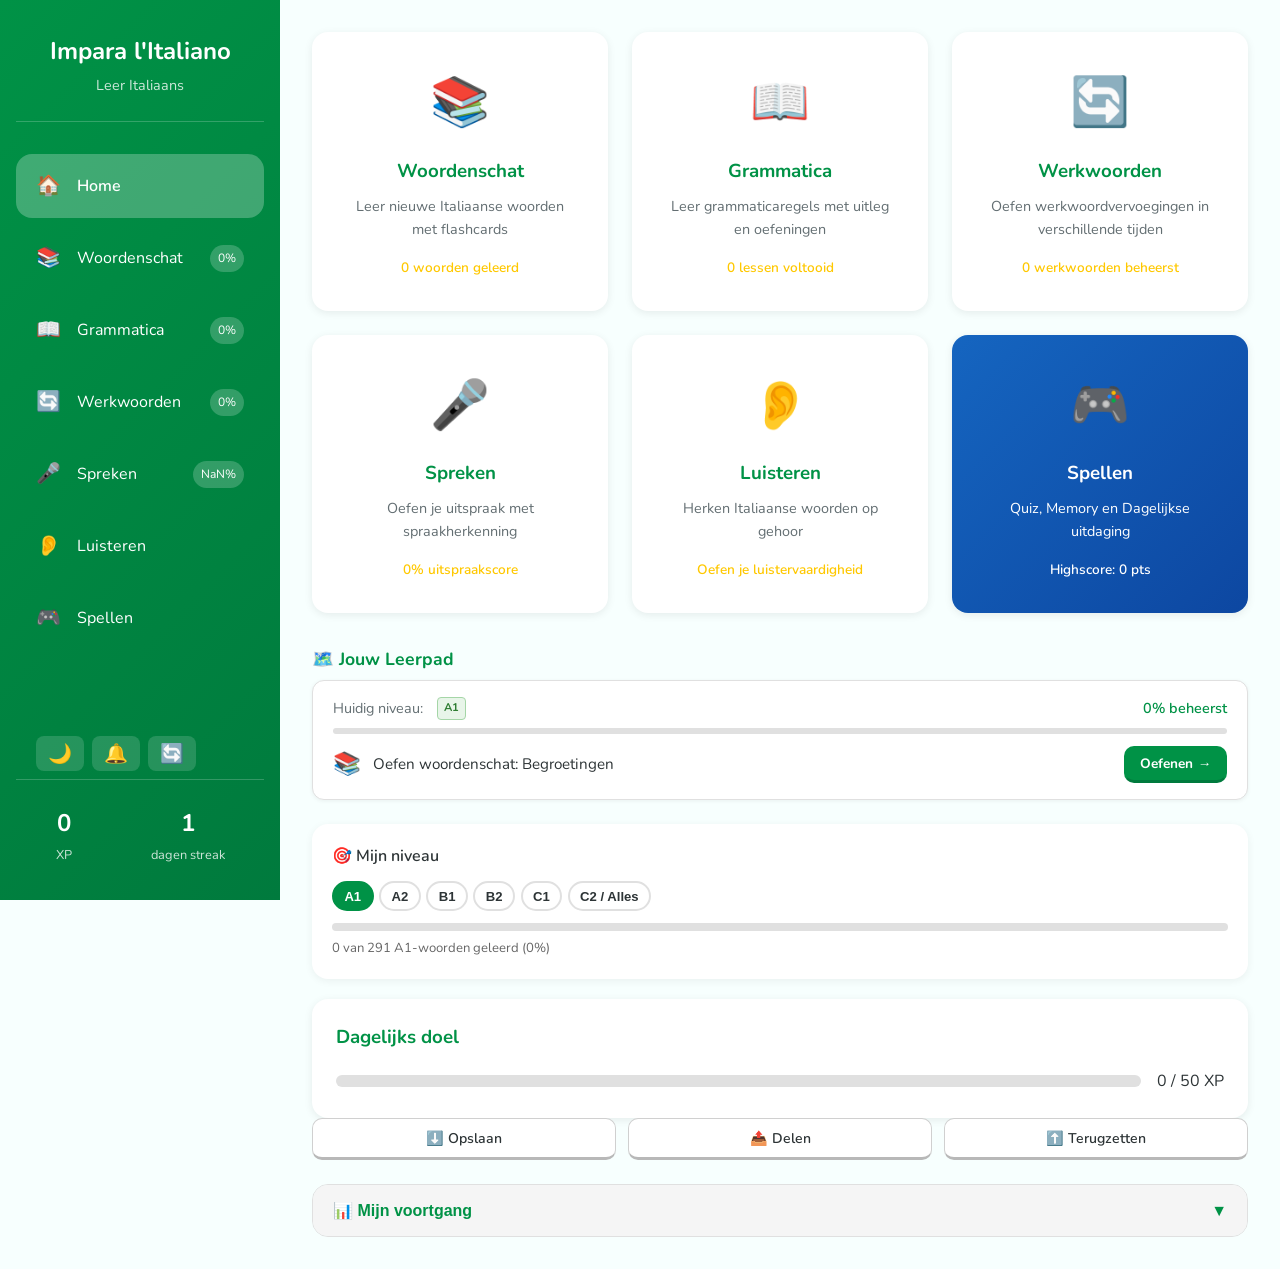
<file: index.html>
<!DOCTYPE html>
<html lang="nl">
<head>
    <meta charset="UTF-8">
    <meta name="viewport" content="width=device-width, initial-scale=1.0, user-scalable=no">
    <title>Impara l'Italiano - Leer Italiaans</title>

    <!-- PWA Meta Tags -->
    <meta name="description" content="Leer Italiaans met woordenschat, grammatica, werkwoorden en spraak oefeningen">
    <meta name="theme-color" content="#009246">
    <meta name="apple-mobile-web-app-capable" content="yes">
    <meta name="apple-mobile-web-app-status-bar-style" content="black-translucent">
    <meta name="apple-mobile-web-app-title" content="Impara Italiano">

    <!-- Manifest -->
    <link rel="manifest" href="manifest.json">

    <!-- Icons -->
    <link rel="icon" type="image/svg+xml" href="icons/icon.svg">
    <link rel="apple-touch-icon" href="icons/icon-192.png">

    <!-- Google Fonts: Nunito (Duolingo-stijl) -->
    <link rel="preconnect" href="https://fonts.googleapis.com">
    <link rel="preconnect" href="https://fonts.gstatic.com" crossorigin>
    <link href="https://fonts.googleapis.com/css2?family=Nunito:wght@400;600;700;800&display=swap" rel="stylesheet">

    <!-- Stylesheet -->
    <link rel="stylesheet" href="css/style.css?v=31">
</head>
<body>
    <div class="app-container">
        <!-- Sidebar Navigation -->
        <nav class="sidebar">
            <div class="logo">
                <h1>Impara l'Italiano</h1>
                <p class="subtitle">Leer Italiaans</p>
            </div>

            <ul class="nav-menu">
                <li class="nav-item active" data-module="home">
                    <span class="nav-icon">🏠</span>
                    <span class="nav-text">Home</span>
                </li>
                <li class="nav-item" data-module="vocabulary">
                    <span class="nav-icon">📚</span>
                    <span class="nav-text">Woordenschat</span>
                    <span class="progress-badge" id="vocab-progress">0%</span>
                </li>
                <li class="nav-item" data-module="grammar">
                    <span class="nav-icon">📖</span>
                    <span class="nav-text">Grammatica</span>
                    <span class="progress-badge" id="grammar-progress">0%</span>
                </li>
                <li class="nav-item" data-module="conjugation">
                    <span class="nav-icon">🔄</span>
                    <span class="nav-text">Werkwoorden</span>
                    <span class="progress-badge" id="conjugation-progress">0%</span>
                </li>
                <li class="nav-item" data-module="speaking">
                    <span class="nav-icon">🎤</span>
                    <span class="nav-text">Spreken</span>
                    <span class="progress-badge" id="speaking-progress">0%</span>
                </li>
                <li class="nav-item" data-module="listening">
                    <span class="nav-icon">👂</span>
                    <span class="nav-text">Luisteren</span>
                </li>
                <li class="nav-item" data-module="game">
                    <span class="nav-icon">🎮</span>
                    <span class="nav-text">Spellen</span>
                </li>
            </ul>

            <div class="sidebar-controls">
                <button id="dark-mode-toggle" class="sidebar-icon-btn" aria-label="Donkere modus" title="Donkere modus">🌙</button>
                <button id="notification-toggle" class="sidebar-icon-btn" aria-label="Herinnering instellen" title="Dagelijkse herinnering">🔔</button>
                <button id="refresh-app-btn" class="sidebar-icon-btn" aria-label="App vernieuwen" title="App vernieuwen (cache wissen)">🔄</button>
            </div>

            <div class="stats-summary">
                <div class="stat">
                    <span class="stat-value" id="total-xp">0</span>
                    <span class="stat-label">XP</span>
                </div>
                <div class="stat">
                    <span class="stat-value" id="streak-days">0</span>
                    <span class="stat-label">dagen streak</span>
                </div>
            </div>
        </nav>

        <!-- Main Content Area -->
        <main class="content">
            <!-- Home Module -->
            <section id="home-module" class="module active">

                <div class="home-cards">
                    <div class="home-card" data-module="vocabulary">
                        <div class="card-icon">📚</div>
                        <h3>Woordenschat</h3>
                        <p>Leer nieuwe Italiaanse woorden met flashcards</p>
                        <div class="card-stats">
                            <span id="home-vocab-learned">0</span> woorden geleerd
                        </div>
                    </div>

                    <div class="home-card" data-module="grammar">
                        <div class="card-icon">📖</div>
                        <h3>Grammatica</h3>
                        <p>Leer grammaticaregels met uitleg en oefeningen</p>
                        <div class="card-stats">
                            <span id="home-grammar-completed">0</span> lessen voltooid
                        </div>
                    </div>

                    <div class="home-card" data-module="conjugation">
                        <div class="card-icon">🔄</div>
                        <h3>Werkwoorden</h3>
                        <p>Oefen werkwoordvervoegingen in verschillende tijden</p>
                        <div class="card-stats">
                            <span id="home-verbs-mastered">0</span> werkwoorden beheerst
                        </div>
                    </div>

                    <div class="home-card" data-module="speaking">
                        <div class="card-icon">🎤</div>
                        <h3>Spreken</h3>
                        <p>Oefen je uitspraak met spraakherkenning</p>
                        <div class="card-stats">
                            <span id="home-speaking-score">0%</span> uitspraakscore
                        </div>
                    </div>

                    <div class="home-card" data-module="listening">
                        <div class="card-icon">👂</div>
                        <h3>Luisteren</h3>
                        <p>Herken Italiaanse woorden op gehoor</p>
                        <div class="card-stats">
                            Oefen je luistervaardigheid
                        </div>
                    </div>

                    <div class="home-card home-card-game" data-module="game">
                        <div class="card-icon">🎮</div>
                        <h3>Spellen</h3>
                        <p>Quiz, Memory en Dagelijkse uitdaging</p>
                        <div class="card-stats">
                            Highscore: <span id="home-game-highscore">0</span> pts
                        </div>
                    </div>
                </div>

                <!-- Level Selector -->
                <div class="leerpad-section">
                    <h3 class="section-subtitle">🗺️ Jouw Leerpad</h3>
                    <div id="learning-path-content">
                        <!-- Gevuld door App.renderLearningPath() -->
                    </div>
                </div>

                <div class="level-selector-section">
                    <h3 class="section-subtitle">🎯 Mijn niveau</h3>
                    <div class="level-selector-btns" id="level-selector-btns">
                        <button class="level-sel-btn" data-level="2">A1</button>
                        <button class="level-sel-btn" data-level="3">A2</button>
                        <button class="level-sel-btn" data-level="4">B1</button>
                        <button class="level-sel-btn" data-level="5">B2</button>
                        <button class="level-sel-btn" data-level="6">C1</button>
                        <button class="level-sel-btn" data-level="7">C2 / Alles</button>
                    </div>
                    <div class="level-progress-bar-wrap">
                        <div class="level-progress-bar" id="level-progress-bar" style="width: 0%"></div>
                    </div>
                    <p class="level-progress-text" id="level-progress-text"></p>
                </div>

                <div class="daily-goal">
                    <h3>Dagelijks doel</h3>
                    <div class="goal-progress">
                        <div class="goal-bar">
                            <div class="goal-fill" id="daily-goal-fill" style="width: 0%"></div>
                        </div>
                        <span id="daily-goal-text">0 / 50 XP</span>
                    </div>
                </div>

                <!-- Voortgang backup -->
                <div class="progress-backup-section">
                    <button id="btn-export-progress" class="btn-backup">⬇️ Opslaan</button>
                    <button id="btn-share-progress" class="btn-backup">📤 Delen</button>
                    <button id="btn-import-progress" class="btn-backup">⬆️ Terugzetten</button>
                </div>

                <!-- Progress Dashboard -->
                <div class="dashboard-section">
                    <button class="dashboard-toggle" id="dashboard-toggle">
                        📊 Mijn voortgang <span class="dashboard-chevron">▼</span>
                    </button>
                    <div class="dashboard-body" id="dashboard-body" style="display:none;">
                        <div class="dashboard-streak-calendar">
                            <h4>Activiteit (laatste 30 dagen)</h4>
                            <div class="streak-dots" id="streak-dots"></div>
                        </div>
                        <div class="dashboard-stats-grid">
                            <div class="dashboard-stat">
                                <span class="dashboard-stat-value" id="dash-words-learned">0</span>
                                <span class="dashboard-stat-label">Woorden geleerd</span>
                            </div>
                            <div class="dashboard-stat">
                                <span class="dashboard-stat-value" id="dash-grammar-done">0</span>
                                <span class="dashboard-stat-label">Grammatica-lessen</span>
                            </div>
                            <div class="dashboard-stat">
                                <span class="dashboard-stat-value" id="dash-verbs-mastered">0</span>
                                <span class="dashboard-stat-label">Werkwoorden</span>
                            </div>
                            <div class="dashboard-stat">
                                <span class="dashboard-stat-value" id="dash-streak">0</span>
                                <span class="dashboard-stat-label">Dagen streak</span>
                            </div>
                        </div>
                        <div class="dashboard-categories">
                            <h4>Woordenschat per categorie</h4>
                            <div id="dashboard-category-bars"></div>
                        </div>
                    </div>
                </div>
            </section>

            <!-- Vocabulary Module -->
            <section id="vocabulary-module" class="module">
                <button class="back-to-home-btn" data-target="home">← Home</button>
                <div class="module-header">
                    <h2>Woordenschat</h2>
                    <p>Leer nieuwe woorden met flashcards</p>
                </div>

                <div class="category-selector">
                    <h3>Kies een categorie:</h3>
                    <div class="categories" id="vocab-categories">
                        <!-- Categories will be populated by JS -->
                    </div>
                </div>

                <!-- Custom Words Management Screen -->
                <div id="custom-words-screen" class="custom-words-screen hidden">
                    <div id="custom-words-list">
                        <div class="custom-words-header">
                            <h3>✏️ Mijn eigen woorden</h3>
                            <button id="btn-close-custom-words" class="btn btn-secondary btn-small">← Terug</button>
                        </div>
                        <p class="custom-words-intro">Voeg je eigen Italiaanse woorden toe en oefen ze als gewone flashcards.</p>

                        <div class="custom-io-bar">
                            <button id="btn-export-custom" class="btn btn-secondary btn-small">📥 Exporteren</button>
                            <label class="btn btn-secondary btn-small custom-import-label">
                                📤 Importeren
                                <input type="file" id="input-import-custom" accept=".json" style="display:none;">
                            </label>
                        </div>
                        <div id="custom-io-feedback" class="custom-io-feedback" style="display:none;"></div>

                        <div id="custom-categories-container">
                            <!-- Filled by JS -->
                        </div>

                        <button id="btn-add-category" class="btn btn-primary btn-add-cat">➕ Nieuwe categorie</button>

                        <div id="add-category-form" class="custom-form hidden">
                            <h4>Nieuwe categorie</h4>
                            <div class="form-row">
                                <label>Naam <input type="text" id="new-cat-name" placeholder="bijv. Mijn reiswoorden" maxlength="40"></label>
                            </div>
                            <div class="form-row">
                                <label>Icoon (emoji) <input type="text" id="new-cat-icon" placeholder="bijv. 🗺️" maxlength="4"></label>
                            </div>
                            <div class="form-actions">
                                <button id="btn-save-new-category" class="btn btn-primary btn-small">Opslaan</button>
                                <button id="btn-cancel-add-category" class="btn btn-secondary btn-small">Annuleren</button>
                            </div>
                        </div>
                    </div>

                    <div id="custom-category-detail" class="hidden">
                        <div class="custom-words-header">
                            <h3 id="detail-cat-title"></h3>
                            <button id="btn-back-to-categories" class="btn btn-secondary btn-small">← Terug</button>
                        </div>

                        <div id="custom-words-container">
                            <!-- Filled by JS -->
                        </div>

                        <button id="btn-add-word" class="btn btn-primary btn-add-cat">➕ Woord toevoegen</button>

                        <div id="add-word-form" class="custom-form hidden">
                            <h4>Nieuw woord</h4>
                            <div class="form-row">
                                <label>Italiaans <input type="text" id="new-word-it" placeholder="bijv. la neve" maxlength="80"></label>
                            </div>
                            <div class="form-row">
                                <label>Nederlands <input type="text" id="new-word-nl" placeholder="bijv. de sneeuw" maxlength="80"></label>
                            </div>
                            <div class="form-row">
                                <label>Noot (optioneel) <input type="text" id="new-word-note" placeholder="bijv. Vrouwelijk woord" maxlength="100"></label>
                            </div>
                            <div class="form-actions">
                                <button id="btn-save-new-word" class="btn btn-primary btn-small">Opslaan</button>
                                <button id="btn-cancel-add-word" class="btn btn-secondary btn-small">Annuleren</button>
                            </div>
                        </div>
                    </div>
                </div>

                <div class="exercise-area" id="vocab-exercise" style="display: none;">
                    <div class="exercise-progress">
                        <span id="vocab-current">1</span> / <span id="vocab-total">10</span>
                    </div>

                    <div class="flashcard" id="flashcard">
                        <div class="flashcard-front">
                            <span class="italian-word" id="vocab-italian"></span>
                            <button class="speak-btn" id="vocab-speak-btn" title="Luister">🔊</button>
                        </div>
                    </div>

                    <div class="answer-area">
                        <div class="multiple-choice" id="vocab-choices">
                            <!-- Choices will be populated by JS -->
                        </div>

                        <div class="text-input-mode" id="vocab-text-input" style="display: none;">
                            <input type="text" id="vocab-answer-input" placeholder="Typ de vertaling...">
                            <button class="btn btn-primary" id="vocab-submit-btn">Controleer</button>
                        </div>
                    </div>

                    <div class="feedback-panel" id="vocab-feedback" style="display: none;">
                        <div class="feedback-header">
                            <span class="feedback-icon"></span>
                            <span class="feedback-title"></span>
                        </div>
                        <div class="feedback-content">
                            <p class="correct-answer"></p>
                            <p class="explanation"></p>
                            <p class="tip"></p>
                        </div>
                        <button class="btn btn-primary" id="vocab-next-btn">Volgende</button>
                    </div>
                </div>

                <div class="mode-toggle">
                    <label>
                        <input type="checkbox" id="vocab-hard-mode">
                        Moeilijke modus (typ antwoord)
                    </label>
                </div>
            </section>

            <!-- Grammar Module -->
            <section id="grammar-module" class="module">
                <button class="back-to-home-btn" data-target="home">← Home</button>
                <div class="module-header">
                    <h2>Grammatica</h2>
                    <p>Leer de regels van de Italiaanse taal</p>
                </div>

                <!-- Level 1: Section overview cards -->
                <div id="grammar-overview">
                    <!-- Filled by Grammar.renderSectionOverview() -->
                </div>

                <!-- Level 2: Section detail (pronunciation or topic list) -->
                <div id="grammar-section-detail" style="display:none">
                    <button class="btn btn-outline back-btn" id="grammar-back-overview">← Alle onderdelen</button>
                    <h3 id="grammar-section-heading" class="section-subtitle grammar-section-heading"></h3>

                    <!-- Pronunciation rules (shown for pronunciation section) -->
                    <div id="pronunciation-section" style="display:none">
                        <p class="section-intro">Druk op 🔊 om het voorbeeld te horen.</p>
                        <div id="pronunciation-rules"></div>
                    </div>

                    <!-- Grammar topics for selected group -->
                    <div class="grammar-topics" id="grammar-topics" style="display:none">
                        <!-- Filled by Grammar.renderTopics(groupId) -->
                    </div>
                </div>

                <!-- Level 3: Grammar lesson -->
                <div class="grammar-lesson" id="grammar-lesson" style="display: none;">
                    <button class="btn btn-secondary back-btn" id="grammar-back-btn">← Terug</button>

                    <div class="lesson-content">
                        <h3 id="grammar-title"></h3>
                        <div class="theory-section" id="grammar-theory"></div>
                        <div class="examples-section">
                            <h4>Voorbeelden:</h4>
                            <ul id="grammar-examples"></ul>
                        </div>
                    </div>

                    <div class="grammar-exercise" id="grammar-exercise">
                        <h4>Oefening:</h4>
                        <div class="exercise-question" id="grammar-question"></div>
                        <div class="exercise-options" id="grammar-options"></div>
                        <div class="feedback-panel" id="grammar-feedback" style="display: none;">
                            <div class="feedback-header">
                                <span class="feedback-icon"></span>
                                <span class="feedback-title"></span>
                            </div>
                            <div class="feedback-content">
                                <p class="correct-answer"></p>
                                <p class="explanation"></p>
                            </div>
                            <button class="btn btn-primary" id="grammar-next-btn">Volgende oefening</button>
                        </div>
                    </div>
                </div>
            </section>

            <!-- Conjugation Module -->
            <section id="conjugation-module" class="module">
                <button class="back-to-home-btn" data-target="home">← Home</button>
                <div class="module-header">
                    <h2>Vervoegingen</h2>
                    <p>Regelmatig &amp; onregelmatig</p>
                </div>

                <!-- Vervoegingstabel EERST -->
                <div class="conjugation-reference" id="conjugation-reference">
                    <div class="reference-tabs">
                        <button class="tab-btn active" data-tab="are">-are</button>
                        <button class="tab-btn" data-tab="ere">-ere</button>
                        <button class="tab-btn" data-tab="ire">-ire</button>
                    </div>
                    <div id="reference-content">
                        <!-- Tense cards populated by JS -->
                    </div>
                </div>

                <!-- Keuze met pill-knoppen -->
                <div class="conj-selector-section" id="conjugation-selector">
                    <div class="conj-selector-label">Werkwoordtype</div>
                    <div class="conj-pills" id="verb-type-pills">
                        <button class="conj-pill active" data-value="all">Alle</button>
                        <button class="conj-pill" data-value="are">-are</button>
                        <button class="conj-pill" data-value="ere">-ere</button>
                        <button class="conj-pill" data-value="ire">-ire</button>
                        <button class="conj-pill" data-value="irregular">Onregelmatig</button>
                    </div>
                    <div class="conj-selector-label">Tijd</div>
                    <div class="conj-pills" id="verb-tense-pills">
                        <button class="conj-pill active" data-value="presente">Presente</button>
                        <button class="conj-pill" data-value="passatoProssimo">Passato P.</button>
                        <button class="conj-pill" data-value="imperfetto">Imperfetto</button>
                        <button class="conj-pill" data-value="futuro">Futuro</button>
                    </div>
                    <button class="btn btn-primary conj-start-btn" id="start-conjugation">Start oefening →</button>
                </div>

                <div class="conjugation-exercise" id="conjugation-exercise" style="display: none;">
                    <div class="exercise-progress">
                        <span id="conj-current">1</span> / <span id="conj-total">10</span>
                    </div>

                    <div class="conjugation-prompt">
                        <p class="verb-infinitive">Vervoeging van: <strong id="conj-infinitive"></strong> (<span id="conj-meaning"></span>)</p>
                        <p class="verb-tense">Tijd: <strong id="conj-tense-display"></strong></p>
                        <p class="verb-person">Persoon: <strong id="conj-person"></strong></p>
                    </div>

                    <div class="answer-input">
                        <input type="text" id="conj-answer" placeholder="Typ de vervoeging...">
                        <button class="btn btn-primary" id="conj-submit">Controleer</button>
                    </div>

                    <div class="feedback-panel" id="conj-feedback" style="display: none;">
                        <div class="feedback-header">
                            <span class="feedback-icon"></span>
                            <span class="feedback-title"></span>
                        </div>
                        <div class="feedback-content">
                            <p class="correct-answer"></p>
                            <p class="explanation"></p>
                            <div class="conjugation-table-mini" id="conj-table-mini"></div>
                        </div>
                        <button class="btn btn-primary" id="conj-next-btn">Volgende</button>
                    </div>
                </div>
            </section>

            <!-- Speaking Module -->
            <section id="speaking-module" class="module">
                <button class="back-to-home-btn" data-target="home">← Home</button>
                <div class="module-header">
                    <h2>Spreken</h2>
                    <p>Oefen je Italiaanse uitspraak</p>
                </div>

                <div class="browser-support-warning" id="speech-warning" style="display: none;">
                    <p>⚠️ Je browser ondersteunt geen spraakherkenning. Gebruik Chrome of Edge voor de beste ervaring.</p>
                </div>

                <div class="speaking-mode-selector">
                    <button class="mode-btn active" data-mode="listen">🔊 Luisteren & Herhalen</button>
                    <button class="mode-btn" data-mode="speak">🎤 Spreken & Controleren</button>
                </div>

                <div class="speaking-category-selector">
                    <label>Categorie:</label>
                    <select id="speaking-category">
                        <option value="greetings">👋 Begroetingen</option>
                        <option value="phrases">💬 Veelgebruikte zinnen</option>
                        <option value="restaurant">🍽️ Restaurant & Eten</option>
                        <option value="shopping">🛍️ Winkelen</option>
                        <option value="directions">🗺️ Richting & Vervoer</option>
                        <option value="hotel">🏨 Hotel & Accommodatie</option>
                        <option value="emergencies">🆘 Noodgevallen</option>
                        <option value="socializing">🎉 Sociaal & Vrijetijd</option>
                        <option value="numbers">🔢 Getallen</option>
                        <option value="vocabulary">📚 Basiswoorden</option>
                    </select>
                </div>

                <div class="speaking-exercise" id="speaking-exercise">
                    <div class="speaking-prompt">
                        <p class="italian-text" id="speaking-italian"></p>
                        <p class="dutch-text" id="speaking-dutch"></p>
                    </div>

                    <div class="speaking-controls">
                        <button class="control-btn" id="play-btn" title="Luister naar uitspraak">
                            🔊 Luister
                        </button>
                        <div class="speed-control">
                            <label>Snelheid:</label>
                            <input type="range" id="speech-speed" min="0.5" max="1.5" step="0.1" value="0.8">
                            <span id="speed-value">0.8x</span>
                        </div>
                    </div>

                    <div class="recording-area" id="recording-area">
                        <button class="record-btn" id="record-btn" title="Houd ingedrukt om te spreken">
                            🎤 Houd ingedrukt om te spreken
                        </button>
                        <div class="recording-indicator" id="recording-indicator">
                            <span class="pulse"></span> Luisteren...
                        </div>
                        <p class="recognized-text" id="recognized-text"></p>
                    </div>

                    <div class="speaking-feedback" id="speaking-feedback" style="display: none;">
                        <div class="feedback-header">
                            <span class="feedback-icon"></span>
                            <span class="feedback-title"></span>
                        </div>
                        <div class="feedback-content">
                            <p class="pronunciation-score">Score: <span id="pronunciation-score"></span>%</p>
                            <p class="pronunciation-tip" id="pronunciation-tip"></p>
                        </div>
                    </div>

                    <button class="btn btn-primary" id="speaking-next-btn">Volgende</button>
                </div>
            </section>
            <!-- Game Module -->
            <section id="game-module" class="module">
                <button class="back-to-home-btn" data-target="home">← Home</button>

                <!-- Game Menu -->
                <div id="game-menu" class="game-section">
                    <div class="module-header">
                        <h2>🎮 Spellen</h2>
                        <p>Kies een spel om je Italiaans te oefenen</p>
                    </div>
                    <p id="game-level-display" class="game-level-info">Level 1: Beginner — 0 XP</p>

                    <div class="game-cards">

                        <!-- Quiz -->
                        <div class="game-card">
                            <div class="game-card-header">
                                <span class="game-card-icon">🏆</span>
                                <h3>Quiz</h3>
                            </div>
                            <p>10 vragen over woordenschat, grammatica en werkwoorden. Beantwoord snel voor extra punten!</p>
                            <p id="game-quiz-highscore" class="game-card-stat">Highscore: 0 pts</p>
                            <button class="btn btn-primary" id="start-quiz-btn">Start quiz</button>
                        </div>

                        <!-- Memory -->
                        <div class="game-card">
                            <div class="game-card-header">
                                <span class="game-card-icon">🃏</span>
                                <h3>Woordkoppelen</h3>
                            </div>
                            <p>Koppel Italiaanse woorden aan de Nederlandse vertaling. Zo snel mogelijk, zo min mogelijk fouten!</p>
                            <button class="btn btn-primary" id="start-memory-btn">Kies categorie</button>
                        </div>

                        <!-- Daily -->
                        <div class="game-card">
                            <div class="game-card-header">
                                <span class="game-card-icon">📅</span>
                                <h3>Dagelijkse uitdaging</h3>
                            </div>
                            <p>Elke dag 10 nieuwe vragen. Bouw een streak op door elke dag mee te doen!</p>
                            <div id="game-daily-status"></div>
                            <p id="game-daily-streak" class="game-card-stat">🔥 0 dagen streak</p>
                            <button class="btn btn-primary" id="start-daily-btn">Start uitdaging</button>
                        </div>

                    </div>
                </div>

                <!-- Quiz Game -->
                <div id="quiz-game" class="game-section" style="display:none;">
                    <button class="btn btn-secondary game-back-btn">← Terug naar menu</button>
                    <div class="quiz-header">
                        <span id="quiz-progress-text">Vraag 1 van 10</span>
                        <span id="quiz-streak-display" class="streak-badge" style="display:none;">🔥 0</span>
                        <span id="quiz-score-display" class="score-badge">0 pts</span>
                    </div>
                    <div class="quiz-timer">
                        <div class="timer-bar">
                            <div class="timer-fill" id="quiz-timer-fill"></div>
                        </div>
                        <span class="timer-text" id="quiz-timer-text">15</span>
                    </div>
                    <div class="quiz-question-card">
                        <p id="quiz-question-text" class="quiz-question"></p>
                    </div>
                    <div id="quiz-options" class="quiz-options"></div>
                    <div id="quiz-feedback" class="quiz-feedback" style="display:none;"></div>
                </div>

                <!-- Quiz End -->
                <div id="quiz-end" class="game-section" style="display:none;"></div>

                <!-- Memory: Category Selection -->
                <div id="memory-category" class="game-section" style="display:none;">
                    <button class="btn btn-secondary game-back-btn">← Terug naar menu</button>
                    <div class="module-header">
                        <h3>🃏 Woordkoppelen</h3>
                        <p>Kies een categorie:</p>
                    </div>
                    <div id="memory-category-list" class="memory-cat-grid"></div>
                </div>

                <!-- Memory Game -->
                <div id="memory-game" class="game-section" style="display:none;">
                    <button class="btn btn-secondary game-back-btn">← Terug naar menu</button>
                    <div class="memory-header">
                        <span>Paren: <strong id="memory-pairs">0/8</strong></span>
                        <span>Fouten: <strong id="memory-mistakes">0</strong></span>
                    </div>
                    <div id="memory-grid" class="memory-grid"></div>
                </div>

                <!-- Memory End -->
                <div id="memory-end" class="game-section" style="display:none;"></div>

                <!-- Daily Game -->
                <div id="daily-game" class="game-section" style="display:none;">
                    <button class="btn btn-secondary game-back-btn">← Terug naar menu</button>
                    <div class="daily-header">
                        <h3>📅 Dagelijkse uitdaging</h3>
                        <span id="daily-progress-text">Vraag 1 van 10</span>
                    </div>
                    <div id="daily-dots" class="daily-dots"></div>
                    <div class="quiz-question-card">
                        <p id="daily-question-text" class="quiz-question"></p>
                    </div>
                    <div id="daily-options" class="quiz-options"></div>
                    <div id="daily-feedback" class="quiz-feedback" style="display:none;"></div>
                </div>

                <!-- Daily End -->
                <div id="daily-end" class="game-section" style="display:none;"></div>

            </section>

            <!-- Listening Module -->
            <section id="listening-module" class="module">
                <button class="back-to-home-btn" data-target="home">← Home</button>
                <div class="module-header">
                    <h2>👂 Luisteren</h2>
                    <p>Herken Italiaanse woorden op gehoor</p>
                </div>

                <!-- Category Screen -->
                <div id="listening-category-screen">
                    <div class="listening-mode-toggle">
                        <label class="hard-mode-label">
                            <input type="checkbox" id="listening-hard-mode">
                            <span>Moeilijke modus (typ de vertaling)</span>
                        </label>
                    </div>
                    <h3>Kies een categorie:</h3>
                    <div class="categories" id="listening-categories-grid">
                        <!-- Populated by JS -->
                    </div>
                </div>

                <!-- Exercise Screen -->
                <div id="listening-exercise-screen" style="display:none;">
                    <div class="listening-header">
                        <button id="listening-back-btn" class="btn btn-secondary btn-small">← Categorieën</button>
                        <span id="listening-category-name" class="listening-cat-label"></span>
                        <span class="listening-counter">
                            <span id="listening-current">1</span> / <span id="listening-total">10</span>
                        </span>
                    </div>

                    <div class="listening-play-area">
                        <p class="listening-instruction">Luister en kies de juiste vertaling</p>
                        <button id="listening-replay-btn" class="listening-play-btn">🔊 Herspeel</button>
                    </div>

                    <!-- Multiple choice options -->
                    <div id="listening-options-area" class="listening-options" style="display:grid;">
                        <div id="listening-options"></div>
                    </div>

                    <!-- Text input (hard mode) -->
                    <div id="listening-input-area" class="vocab-text-input" style="display:none;">
                        <input type="text" id="listening-answer-input"
                               placeholder="Typ de Nederlandse vertaling..."
                               autocomplete="off" autocorrect="off" autocapitalize="off">
                        <button id="listening-submit-btn" class="btn btn-primary">Controleer</button>
                    </div>

                    <!-- Feedback -->
                    <div id="listening-feedback" class="feedback-panel" style="display:none;"></div>
                </div>

                <!-- End Screen -->
                <div id="listening-end-screen" style="display:none;">
                    <div class="session-complete">
                        <div class="session-complete-icon">👂</div>
                        <h3>Sessie voltooid!</h3>
                        <div class="score-display">
                            <span id="listening-end-score" class="score-value">0 / 10</span>
                            <span id="listening-end-pct" class="score-pct">0%</span>
                        </div>
                        <p id="listening-end-message"></p>
                        <p class="xp-reward" id="listening-end-xp">+0 XP</p>
                        <div class="session-complete-actions">
                            <button id="listening-retry-btn" class="btn btn-primary">🔄 Opnieuw</button>
                            <button id="listening-end-back-btn" class="btn btn-secondary">📋 Andere categorie</button>
                        </div>
                    </div>
                </div>

            </section>

        </main>
    </div>

    <!-- Scripts -->
    <script src="js/data.js?v=15"></script>
    <script src="js/progress.js?v=25"></script>
    <script src="js/feedback.js?v=13"></script>
    <script src="js/vocabulary.js?v=23"></script>
    <script src="js/grammar.js?v=24"></script>
    <script src="js/conjugation.js?v=24"></script>
    <script src="js/speaking.js?v=13"></script>
    <script src="js/custom-words.js?v=13"></script>
    <script src="js/game.js?v=14"></script>
    <script src="js/listening.js?v=13"></script>
    <script src="js/pronunciation.js?v=24"></script>
    <script src="js/app.js?v=25"></script>

    <!-- Service Worker Registration -->
    <script>
        if ('serviceWorker' in navigator) {
            window.addEventListener('load', () => {
                navigator.serviceWorker.register('./sw.js')
                    .then((registration) => {
                        console.log('ServiceWorker registered:', registration.scope);
                    })
                    .catch((error) => {
                        console.log('ServiceWorker registration failed:', error);
                    });
            });
        }
    </script>
</body>
</html>
</file>
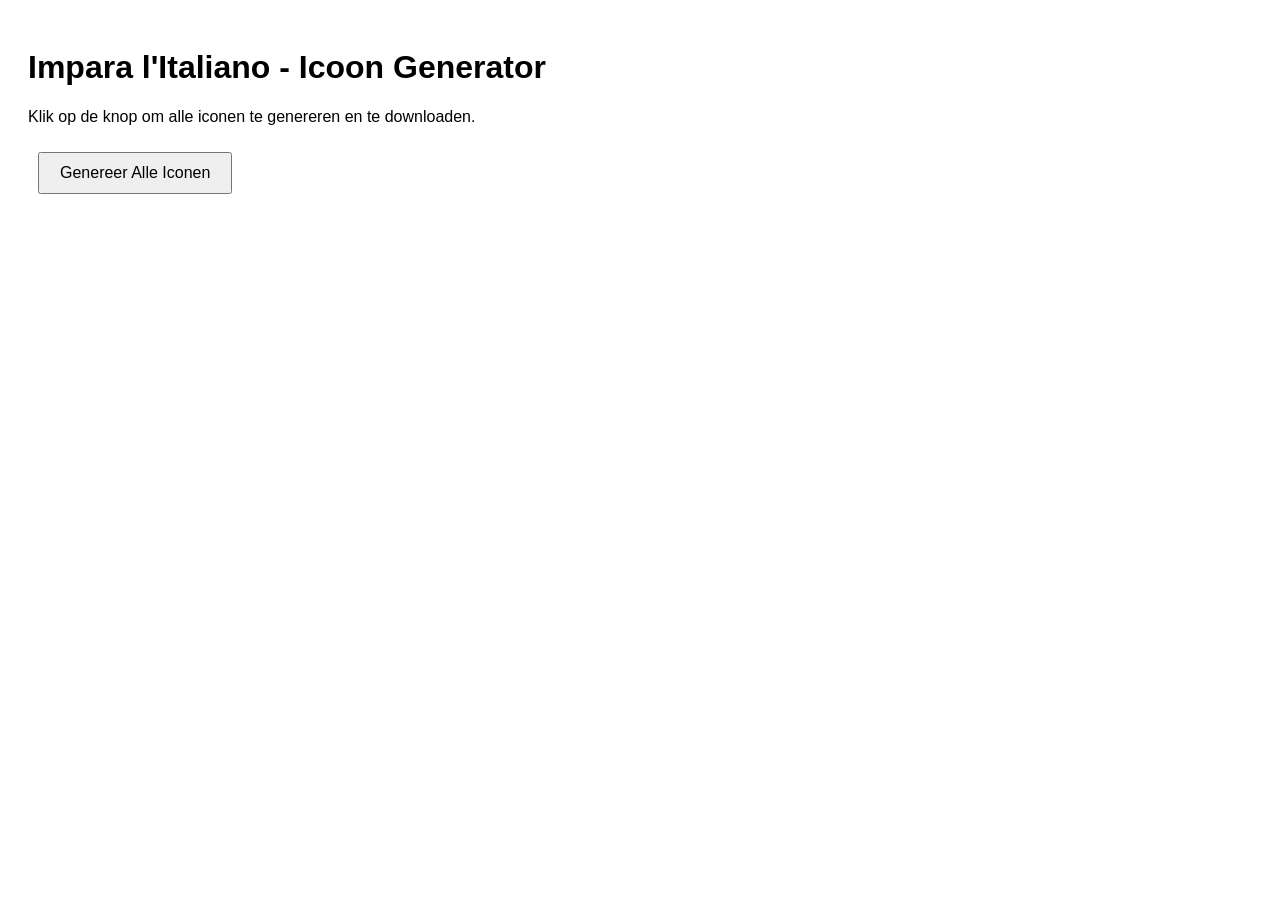
<file: generate-icons.html>
<!DOCTYPE html>
<html>
<head>
    <title>Genereer App Iconen</title>
    <style>
        body { font-family: Arial, sans-serif; padding: 20px; }
        .icon-preview { margin: 10px; display: inline-block; text-align: center; }
        canvas { border: 1px solid #ccc; }
        button { padding: 10px 20px; font-size: 16px; margin: 10px; cursor: pointer; }
        .download-links { margin-top: 20px; }
        .download-links a { display: block; margin: 5px 0; }
    </style>
</head>
<body>
    <h1>Impara l'Italiano - Icoon Generator</h1>
    <p>Klik op de knop om alle iconen te genereren en te downloaden.</p>

    <button onclick="generateAllIcons()">Genereer Alle Iconen</button>

    <div id="previews"></div>
    <div id="downloads" class="download-links"></div>

    <script>
        const sizes = [72, 96, 128, 144, 152, 192, 384, 512];

        function drawIcon(ctx, size) {
            const scale = size / 512;

            // Background circle (green)
            ctx.fillStyle = '#2e7d32';
            ctx.beginPath();
            ctx.arc(size/2, size/2, size/2, 0, Math.PI * 2);
            ctx.fill();

            // Inner circle (white)
            ctx.fillStyle = '#ffffff';
            ctx.beginPath();
            ctx.arc(size/2, size/2, size * 0.39, 0, Math.PI * 2);
            ctx.fill();

            // Italian flag - Green stripe
            ctx.fillStyle = '#009246';
            roundRect(ctx, 106 * scale, 156 * scale, 100 * scale, 200 * scale, 10 * scale);

            // Italian flag - White stripe
            ctx.fillStyle = '#f5f5f5';
            ctx.fillRect(206 * scale, 156 * scale, 100 * scale, 200 * scale);

            // Italian flag - Red stripe
            ctx.fillStyle = '#ce2b37';
            roundRect(ctx, 306 * scale, 156 * scale, 100 * scale, 200 * scale, 10 * scale);

            // Book symbol - dark part
            ctx.fillStyle = '#2e7d32';
            ctx.beginPath();
            ctx.moveTo(256 * scale, 380 * scale);
            ctx.lineTo(180 * scale, 340 * scale);
            ctx.lineTo(180 * scale, 280 * scale);
            ctx.lineTo(256 * scale, 320 * scale);
            ctx.lineTo(332 * scale, 280 * scale);
            ctx.lineTo(332 * scale, 340 * scale);
            ctx.closePath();
            ctx.fill();

            // Book symbol - light part
            ctx.fillStyle = '#60ad5e';
            ctx.beginPath();
            ctx.moveTo(256 * scale, 320 * scale);
            ctx.lineTo(180 * scale, 280 * scale);
            ctx.lineTo(180 * scale, 220 * scale);
            ctx.lineTo(256 * scale, 260 * scale);
            ctx.lineTo(332 * scale, 220 * scale);
            ctx.lineTo(332 * scale, 280 * scale);
            ctx.closePath();
            ctx.fill();

            // Dot for "i"
            ctx.fillStyle = '#2e7d32';
            ctx.beginPath();
            ctx.arc(256 * scale, 130 * scale, 15 * scale, 0, Math.PI * 2);
            ctx.fill();
        }

        function roundRect(ctx, x, y, width, height, radius) {
            ctx.beginPath();
            ctx.moveTo(x + radius, y);
            ctx.lineTo(x + width - radius, y);
            ctx.quadraticCurveTo(x + width, y, x + width, y + radius);
            ctx.lineTo(x + width, y + height - radius);
            ctx.quadraticCurveTo(x + width, y + height, x + width - radius, y + height);
            ctx.lineTo(x + radius, y + height);
            ctx.quadraticCurveTo(x, y + height, x, y + height - radius);
            ctx.lineTo(x, y + radius);
            ctx.quadraticCurveTo(x, y, x + radius, y);
            ctx.closePath();
            ctx.fill();
        }

        function generateAllIcons() {
            const previewsDiv = document.getElementById('previews');
            const downloadsDiv = document.getElementById('downloads');
            previewsDiv.innerHTML = '<h3>Previews:</h3>';
            downloadsDiv.innerHTML = '<h3>Download links (rechtermuisklik -> Opslaan als):</h3>';

            sizes.forEach(size => {
                const canvas = document.createElement('canvas');
                canvas.width = size;
                canvas.height = size;
                const ctx = canvas.getContext('2d');

                drawIcon(ctx, size);

                // Preview
                const preview = document.createElement('div');
                preview.className = 'icon-preview';
                preview.innerHTML = `<p>${size}x${size}</p>`;
                preview.appendChild(canvas);
                previewsDiv.appendChild(preview);

                // Download link
                const link = document.createElement('a');
                link.download = `icon-${size}.png`;
                link.href = canvas.toDataURL('image/png');
                link.textContent = `Download icon-${size}.png`;
                downloadsDiv.appendChild(link);
            });

            // Auto-download all
            setTimeout(() => {
                if (confirm('Wil je alle iconen automatisch downloaden?')) {
                    const links = downloadsDiv.querySelectorAll('a');
                    links.forEach((link, i) => {
                        setTimeout(() => link.click(), i * 500);
                    });
                }
            }, 500);
        }
    </script>
</body>
</html>
</file>
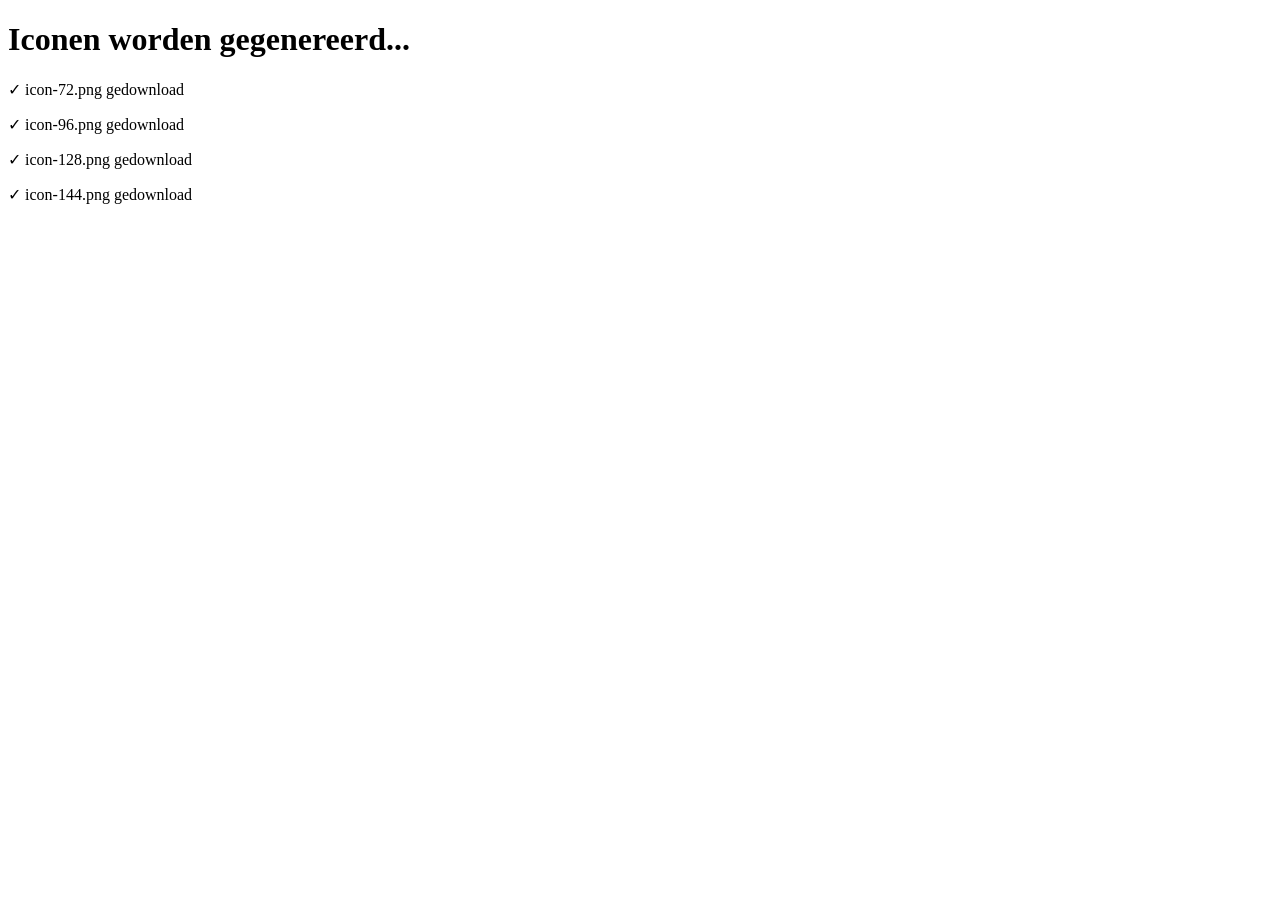
<file: icons/create-icons.html>
<!DOCTYPE html>
<html>
<head>
    <title>Iconen Automatisch Opslaan</title>
</head>
<body>
    <h1>Iconen worden gegenereerd...</h1>
    <div id="status"></div>
    <script>
        const sizes = [72, 96, 128, 144, 152, 192, 384, 512];

        function drawIcon(ctx, size) {
            const scale = size / 512;

            // Background circle (green)
            ctx.fillStyle = '#2e7d32';
            ctx.beginPath();
            ctx.arc(size/2, size/2, size/2, 0, Math.PI * 2);
            ctx.fill();

            // Inner circle (white)
            ctx.fillStyle = '#ffffff';
            ctx.beginPath();
            ctx.arc(size/2, size/2, size * 0.39, 0, Math.PI * 2);
            ctx.fill();

            // Italian flag - Green stripe
            ctx.fillStyle = '#009246';
            ctx.fillRect(106 * scale, 156 * scale, 100 * scale, 200 * scale);

            // Italian flag - White stripe
            ctx.fillStyle = '#f5f5f5';
            ctx.fillRect(206 * scale, 156 * scale, 100 * scale, 200 * scale);

            // Italian flag - Red stripe
            ctx.fillStyle = '#ce2b37';
            ctx.fillRect(306 * scale, 156 * scale, 100 * scale, 200 * scale);

            // Book symbol
            ctx.fillStyle = '#2e7d32';
            ctx.beginPath();
            ctx.moveTo(256 * scale, 380 * scale);
            ctx.lineTo(180 * scale, 340 * scale);
            ctx.lineTo(180 * scale, 280 * scale);
            ctx.lineTo(256 * scale, 320 * scale);
            ctx.lineTo(332 * scale, 280 * scale);
            ctx.lineTo(332 * scale, 340 * scale);
            ctx.closePath();
            ctx.fill();

            ctx.fillStyle = '#60ad5e';
            ctx.beginPath();
            ctx.moveTo(256 * scale, 320 * scale);
            ctx.lineTo(180 * scale, 280 * scale);
            ctx.lineTo(180 * scale, 220 * scale);
            ctx.lineTo(256 * scale, 260 * scale);
            ctx.lineTo(332 * scale, 220 * scale);
            ctx.lineTo(332 * scale, 280 * scale);
            ctx.closePath();
            ctx.fill();

            // Dot
            ctx.fillStyle = '#2e7d32';
            ctx.beginPath();
            ctx.arc(256 * scale, 130 * scale, 15 * scale, 0, Math.PI * 2);
            ctx.fill();
        }

        sizes.forEach((size, i) => {
            const canvas = document.createElement('canvas');
            canvas.width = size;
            canvas.height = size;
            drawIcon(canvas.getContext('2d'), size);

            const link = document.createElement('a');
            link.download = `icon-${size}.png`;
            link.href = canvas.toDataURL('image/png');

            setTimeout(() => {
                link.click();
                document.getElementById('status').innerHTML += `<p>✓ icon-${size}.png gedownload</p>`;
            }, i * 300);
        });
    </script>
</body>
</html>
</file>
<file: css/style.css>
/* CSS Variables — Italiaans kleurenpalet */
:root {
    --primary-color: #009246;      /* Italiaans groen */
    --primary-light: #4DB878;
    --primary-dark: #007A3D;
    --secondary-color: #CE2B37;    /* Italiaans rood */
    --secondary-light: #E05060;
    --accent-color: #FFC800;       /* Goud voor XP / streaks */
    --background-color: #F7FFFE;
    --card-background: #ffffff;
    --text-primary: #2D3436;
    --text-secondary: #636e72;
    --success-color: #009246;
    --error-color: #CE2B37;
    --warning-color: #FFC800;
    --border-radius: 16px;
    --shadow: 0 2px 8px rgba(0, 0, 0, 0.08);
    --shadow-hover: 0 6px 20px rgba(0, 0, 0, 0.14);
    --transition: all 0.2s ease;
}

/* Reset & Base */
* {
    margin: 0;
    padding: 0;
    box-sizing: border-box;
}

body {
    font-family: 'Nunito', 'Segoe UI', Tahoma, Geneva, Verdana, sans-serif;
    background-color: var(--background-color);
    color: var(--text-primary);
    line-height: 1.6;
}

/* App Container */
.app-container {
    display: flex;
    min-height: 100vh;
}

/* Sidebar */
.sidebar {
    width: 280px;
    background: linear-gradient(135deg, var(--primary-color), var(--primary-dark));
    color: white;
    padding: 2rem 1rem;
    display: flex;
    flex-direction: column;
    position: fixed;
    height: 100vh;
    overflow-y: auto;
}

.logo {
    text-align: center;
    margin-bottom: 2rem;
    padding-bottom: 1.5rem;
    border-bottom: 1px solid rgba(255, 255, 255, 0.2);
}

.logo h1 {
    font-size: 1.5rem;
    font-weight: 700;
    margin-bottom: 0.25rem;
}

.logo .subtitle {
    font-size: 0.9rem;
    opacity: 0.8;
}

.nav-menu {
    list-style: none;
    flex: 1;
}

.nav-item {
    display: flex;
    align-items: center;
    padding: 1rem 1.25rem;
    margin-bottom: 0.5rem;
    border-radius: var(--border-radius);
    cursor: pointer;
    transition: var(--transition);
}

.nav-item:hover {
    background: rgba(255, 255, 255, 0.15);
}

.nav-item.active {
    background: rgba(255, 255, 255, 0.25);
    font-weight: 600;
}

.nav-icon {
    font-size: 1.25rem;
    margin-right: 1rem;
}

.nav-text {
    flex: 1;
}

.progress-badge {
    background: rgba(255, 255, 255, 0.2);
    padding: 0.25rem 0.5rem;
    border-radius: 1rem;
    font-size: 0.75rem;
}

.stats-summary {
    display: flex;
    justify-content: space-around;
    padding-top: 1.5rem;
    border-top: 1px solid rgba(255, 255, 255, 0.2);
    margin-top: auto;
}

.stat {
    text-align: center;
}

.stat-value {
    display: block;
    font-size: 1.5rem;
    font-weight: 700;
}

.stat-label {
    font-size: 0.8rem;
    opacity: 0.8;
}

/* Main Content */
.content {
    flex: 1;
    margin-left: 280px;
    padding: 2rem;
    max-width: calc(100vw - 280px);
}

/* Modules */
.module {
    display: none;
}

.module.active {
    display: block;
}

.module-header {
    margin-bottom: 2rem;
}

.module-header h2 {
    font-size: 2rem;
    color: var(--primary-color);
    margin-bottom: 0.5rem;
}

.module-header p {
    color: var(--text-secondary);
}

/* Home Cards */
.home-cards {
    display: grid;
    grid-template-columns: repeat(auto-fit, minmax(250px, 1fr));
    gap: 1.5rem;
    margin-bottom: 2rem;
}

.home-card {
    background: var(--card-background);
    border-radius: var(--border-radius);
    padding: 2rem;
    box-shadow: var(--shadow);
    cursor: pointer;
    transition: var(--transition);
    text-align: center;
}

.home-card:hover {
    transform: translateY(-4px);
    box-shadow: var(--shadow-hover);
}

.card-icon {
    font-size: 3rem;
    margin-bottom: 1rem;
}

.home-card h3 {
    color: var(--primary-color);
    margin-bottom: 0.5rem;
}

.home-card p {
    color: var(--text-secondary);
    font-size: 0.9rem;
    margin-bottom: 1rem;
}

.card-stats {
    font-size: 0.85rem;
    color: var(--accent-color);
    font-weight: 600;
}

/* Daily Goal */
.daily-goal {
    background: var(--card-background);
    border-radius: var(--border-radius);
    padding: 1.5rem;
    box-shadow: var(--shadow);
}

.daily-goal h3 {
    margin-bottom: 1rem;
    color: var(--primary-color);
}

.goal-progress {
    display: flex;
    align-items: center;
    gap: 1rem;
}

.goal-bar {
    flex: 1;
    height: 12px;
    background: #e0e0e0;
    border-radius: 6px;
    overflow: hidden;
}

.goal-fill {
    height: 100%;
    background: linear-gradient(90deg, var(--primary-color), var(--accent-color));
    border-radius: 6px;
    transition: width 0.5s ease;
}

/* Buttons — Duolingo 3D stijl */
.btn {
    padding: 0.75rem 1.5rem;
    border: 2px solid transparent;
    border-bottom: 4px solid rgba(0, 0, 0, 0.22);
    border-radius: 14px;
    font-size: 1rem;
    font-weight: 700;
    font-family: inherit;
    cursor: pointer;
    transition: transform 0.1s ease, border-bottom-width 0.1s ease;
    white-space: nowrap;
    letter-spacing: 0.01em;
}

.btn:active:not(:disabled) {
    transform: translateY(2px);
    border-bottom-width: 2px;
}

.btn:disabled {
    opacity: 0.55;
    cursor: not-allowed;
}

.btn-small {
    padding: 0.4rem 0.85rem;
    font-size: 0.85rem;
    border-radius: 10px;
    border-bottom-width: 3px;
}

.btn-primary {
    background: var(--primary-color);
    color: white;
    border-bottom-color: var(--primary-dark);
}

.btn-primary:hover:not(:disabled) {
    background: #00A352;
}

.btn-secondary {
    background: #e8e8e8;
    color: var(--text-primary);
    border-bottom-color: #b8b8b8;
}

.btn-secondary:hover:not(:disabled) {
    background: #d8d8d8;
}

/* Back to Home Button */
.back-to-home-btn {
    display: inline-flex;
    align-items: center;
    gap: 0.5rem;
    background: transparent;
    border: 2px solid var(--primary-color);
    color: var(--primary-color);
    padding: 0.5rem 1rem;
    border-radius: var(--border-radius);
    font-size: 0.9rem;
    font-weight: 500;
    cursor: pointer;
    transition: var(--transition);
    margin-bottom: 1rem;
}

.back-to-home-btn:hover {
    background: var(--primary-color);
    color: white;
}

.back-to-home-btn:active {
    transform: scale(0.98);
}

/* Category Selector */
.category-selector {
    margin-bottom: 2rem;
}

.category-selector h3 {
    margin-bottom: 1rem;
    color: var(--text-primary);
}

.categories {
    display: grid;
    grid-template-columns: repeat(auto-fill, minmax(145px, 1fr));
    gap: 0.75rem;
}

/* Level context header — spans all columns */
.cat-level-header {
    grid-column: 1 / -1;
    display: flex;
    align-items: center;
    gap: 0.4rem;
    font-size: 0.88rem;
    color: var(--text-secondary);
    padding-bottom: 0.5rem;
    border-bottom: 1px solid #e8e8e8;
    margin-bottom: 0.25rem;
}

.category-btn {
    background: var(--card-background);
    border: 2px solid #e0e0e0;
    border-bottom: 4px solid #c8c8c8;
    border-radius: var(--border-radius);
    padding: 0.875rem 0.75rem;
    cursor: pointer;
    transition: var(--transition);
    display: flex;
    flex-direction: column;
    align-items: center;
    text-align: center;
    width: 100%;
}

.category-btn:hover {
    border-color: var(--primary-color);
    border-bottom-color: #007A3D;
    transform: translateY(-1px);
}

.category-btn:active {
    transform: translateY(2px);
    border-bottom-width: 2px;
}

.category-btn.active {
    border-color: var(--primary-color);
    background: rgba(0, 146, 70, 0.08);
}

.category-btn .icon {
    font-size: 2rem;
    margin-bottom: 0.4rem;
}

.category-btn .name {
    font-weight: 700;
    font-size: 0.92rem;
    margin-bottom: 0.35rem;
}

.category-btn .count {
    font-size: 0.8rem;
    color: var(--text-secondary);
}

/* Per-category mini progress bar */
.cat-progress-bar-wrap {
    width: 100%;
    background: #e8e8e8;
    border-radius: 4px;
    height: 5px;
    margin: 0.35rem 0 0.25rem;
    overflow: hidden;
}

.cat-progress-bar {
    background: var(--primary-color);
    height: 100%;
    border-radius: 4px;
    transition: width 0.4s ease;
    min-width: 0;
}

.cat-progress-bar.complete {
    background: #4caf50;
}

.cat-learned-count {
    font-size: 0.78rem;
    color: var(--text-secondary);
    font-weight: 600;
    margin-bottom: 0.2rem;
}

/* Exercise Area */
.exercise-area {
    background: var(--card-background);
    border-radius: var(--border-radius);
    padding: 2rem;
    box-shadow: var(--shadow);
}

.exercise-progress {
    text-align: center;
    margin-bottom: 1.5rem;
    color: var(--text-secondary);
    font-size: 0.9rem;
}

/* Flashcard */
.flashcard {
    background: linear-gradient(135deg, var(--primary-light), var(--primary-color));
    border-radius: var(--border-radius);
    padding: 2rem;
    text-align: center;
    color: white;
    margin-bottom: 1.25rem;
    min-height: 120px;
    display: flex;
    align-items: center;
    justify-content: center;
}

@media (max-height: 700px) {
    .flashcard {
        padding: 1.25rem 1.5rem;
        min-height: 90px;
        margin-bottom: 0.75rem;
    }
    .italian-word {
        font-size: 2rem !important;
    }
    .exercise-area {
        padding: 1.25rem;
    }
    .answer-area {
        margin-bottom: 0.75rem;
    }
    .feedback-panel {
        padding: 1rem;
        margin-top: 0.75rem;
    }
}

.flashcard-front {
    display: flex;
    flex-direction: column;
    align-items: center;
    gap: 1rem;
}

.italian-word {
    font-size: 2.5rem;
    font-weight: 700;
}

.speak-btn {
    background: rgba(255, 255, 255, 0.2);
    border: none;
    border-radius: 50%;
    width: 50px;
    height: 50px;
    font-size: 1.5rem;
    cursor: pointer;
    transition: var(--transition);
}

.speak-btn:hover {
    background: rgba(255, 255, 255, 0.3);
}

/* Answer Area */
.answer-area {
    margin-bottom: 1rem;
}

.multiple-choice {
    display: grid;
    grid-template-columns: repeat(2, 1fr);
    gap: 0.65rem;
}

.choice-btn {
    background: white;
    border: 2.5px solid #E0E0E0;
    border-bottom: 4px solid #C8C8C8;
    border-radius: 14px;
    padding: 1rem 1.25rem;
    font-size: 1rem;
    font-weight: 600;
    font-family: inherit;
    cursor: pointer;
    transition: border 0.12s ease, transform 0.1s ease, background 0.12s ease;
    text-align: left;
    color: var(--text-primary);
    width: 100%;
}

.choice-btn:hover:not(:disabled) {
    border-color: #7DCCA0;
    border-bottom-color: var(--primary-color);
    background: #F0FAF5;
}

.choice-btn:active:not(:disabled) {
    transform: translateY(2px);
    border-bottom-width: 2px;
}

.choice-btn.correct {
    border-color: var(--primary-color) !important;
    border-bottom-color: var(--primary-dark) !important;
    background: #E8F8EF !important;
    color: var(--primary-dark) !important;
    font-weight: 700;
}

.choice-btn.incorrect {
    border-color: var(--error-color) !important;
    border-bottom-color: #A82030 !important;
    background: #FDF0F1 !important;
    color: #A82030 !important;
    font-weight: 700;
}

.choice-btn:disabled {
    cursor: default;
}

/* Text Input Mode */
.text-input-mode {
    display: flex;
    gap: 1rem;
}

.text-input-mode input {
    flex: 1;
    padding: 1rem;
    border: 2px solid #e0e0e0;
    border-radius: var(--border-radius);
    font-size: 1.1rem;
}

.text-input-mode input:focus {
    outline: none;
    border-color: var(--primary-color);
}

/* Hard mode (typen): verberg header + toggle zodat meer ruimte overblijft */
#vocabulary-module.exercising .module-header,
#vocabulary-module.exercising .mode-toggle {
    display: none;
}

/* Hard mode (typen): compactere layout zodat alles zichtbaar blijft */
#vocab-exercise.text-mode {
    padding: 0.875rem;
}
#vocab-exercise.text-mode .exercise-progress {
    margin-bottom: 0.5rem;
    font-size: 0.85rem;
}
#vocab-exercise.text-mode .flashcard {
    padding: 0.75rem 1.25rem;
    min-height: 70px;
    margin-bottom: 0.625rem;
}
#vocab-exercise.text-mode .flashcard-front {
    gap: 0.375rem;
}
#vocab-exercise.text-mode .italian-word {
    font-size: 1.6rem;
}
#vocab-exercise.text-mode .speak-btn {
    width: 34px;
    height: 34px;
    font-size: 1rem;
}
#vocab-exercise.text-mode .answer-area {
    margin-bottom: 0;
}
#vocab-exercise.text-mode .text-input-mode {
    gap: 0.5rem;
}
#vocab-exercise.text-mode .text-input-mode input {
    padding: 0.625rem 0.75rem;
    font-size: 1rem;
}
#vocab-exercise.text-mode .text-input-mode .btn {
    padding: 0.625rem 1rem;
    white-space: nowrap;
}
#vocab-exercise.text-mode .feedback-panel {
    padding: 0.75rem 1rem;
    margin-top: 0.5rem;
}

/* Feedback Panel — Duolingo slide-up stijl */
.feedback-panel {
    border-radius: 16px;
    padding: 1.1rem 1.4rem;
    margin-top: 0.85rem;
    border: 2.5px solid transparent;
    animation: slideUp 0.22s ease-out;
}

.feedback-panel.success {
    background: #E8F8EF;
    border-color: var(--primary-color);
}

.feedback-panel.error {
    background: #FDF0F1;
    border-color: var(--error-color);
}

@keyframes slideUp {
    from { opacity: 0; transform: translateY(14px); }
    to   { opacity: 1; transform: translateY(0); }
}

.feedback-header {
    display: flex;
    align-items: center;
    gap: 0.75rem;
    margin-bottom: 1rem;
}

.feedback-icon {
    font-size: 1.5rem;
}

.feedback-title {
    font-size: 1.25rem;
    font-weight: 600;
}

.feedback-content {
    margin-bottom: 1rem;
}

.feedback-content p {
    margin-bottom: 0.5rem;
}

.correct-answer {
    font-weight: 600;
    color: var(--primary-color);
}

.explanation {
    color: var(--text-secondary);
}

.tip {
    background: rgba(255, 152, 0, 0.1);
    padding: 0.75rem;
    border-radius: 8px;
    border-left: 3px solid var(--accent-color);
    margin-top: 0.75rem;
}

/* Mode Toggle */
.mode-toggle {
    margin-top: 1.5rem;
    padding-top: 1rem;
    border-top: 1px solid #e0e0e0;
}

.mode-toggle label {
    display: flex;
    align-items: center;
    gap: 0.5rem;
    cursor: pointer;
}

/* Grammar Topics — grouped compact layout */
.grammar-topics {
    display: block;
}

/* Grammar Lesson */
.grammar-lesson {
    background: var(--card-background);
    border-radius: var(--border-radius);
    padding: 2rem;
    box-shadow: var(--shadow);
}

.back-btn {
    margin-bottom: 1.5rem;
}

.lesson-content {
    margin-bottom: 2rem;
}

.lesson-content h3 {
    color: var(--primary-color);
    margin-bottom: 0.75rem;
}

/* Uitleg-toggle knop in oefenmodus */
.theory-toggle-btn {
    display: block;
    width: 100%;
    margin-bottom: 1.25rem;
    font-size: 1rem;
    padding: 0.75rem 1rem;
    text-align: center;
    border: 2px dashed var(--primary-color);
    color: var(--primary-color);
    background: #f0faf5;
    border-radius: var(--border-radius);
    font-weight: 600;
}

.theory-section {
    background: #f8f9fa;
    padding: 1.5rem;
    border-radius: var(--border-radius);
    margin-bottom: 1.5rem;
    line-height: 1.8;
}

.examples-section h4 {
    margin-bottom: 0.75rem;
    color: var(--text-primary);
}

.examples-section ul {
    list-style: none;
}

.examples-section li {
    padding: 0.5rem 0;
    padding-left: 1.5rem;
    position: relative;
}

.examples-section li::before {
    content: "•";
    color: var(--primary-color);
    position: absolute;
    left: 0;
    font-weight: bold;
}

/* Grammar Exercise */
.grammar-exercise {
    border-top: 1px solid #e0e0e0;
    padding-top: 1.5rem;
}

.grammar-exercise h4 {
    margin-bottom: 1rem;
    color: var(--primary-color);
}

.exercise-question {
    font-size: 1.2rem;
    margin-bottom: 1.5rem;
    padding: 1rem;
    background: #f8f9fa;
    border-radius: var(--border-radius);
}

.exercise-options {
    display: flex;
    flex-direction: column;
    gap: 0.75rem;
}

.option-btn {
    background: var(--card-background);
    border: 2px solid #e0e0e0;
    border-radius: var(--border-radius);
    padding: 1rem;
    text-align: left;
    font-size: 1rem;
    cursor: pointer;
    transition: var(--transition);
}

.option-btn:hover {
    border-color: var(--primary-color);
}

.option-btn.correct {
    border-color: var(--success-color);
    background: rgba(76, 175, 80, 0.15);
}

.option-btn.incorrect {
    border-color: var(--error-color);
    background: rgba(244, 67, 54, 0.15);
}

/* ── Conjugation Reference ──────────────────────── */
.conjugation-reference {
    background: var(--card-background);
    border-radius: var(--border-radius);
    padding: 1rem 1.25rem 1.25rem;
    box-shadow: var(--shadow);
    margin-bottom: 1.25rem;
}

.reference-tabs {
    display: flex;
    gap: 0.4rem;
    margin-bottom: 0.85rem;
    border-bottom: 2px solid #e0e0e0;
    padding-bottom: 0.5rem;
}

.tab-btn {
    background: none;
    border: none;
    padding: 0.4rem 0.9rem;
    font-size: 0.95rem;
    font-weight: 600;
    cursor: pointer;
    color: var(--text-secondary);
    border-radius: 6px 6px 0 0;
    transition: color 0.15s;
    font-family: inherit;
}

.tab-btn.active {
    color: var(--primary-color);
    border-bottom: 2px solid var(--primary-color);
    margin-bottom: -2px;
}

.ref-example-name {
    font-size: 0.88rem;
    font-weight: 700;
    color: var(--text-primary);
    margin-bottom: 0.6rem;
}

.ref-example-meaning {
    font-weight: 400;
    color: var(--text-secondary);
}

/* Tense tab switcher inside reference */
.ref-tense-tabs {
    display: flex;
    gap: 0.35rem;
    flex-wrap: wrap;
    margin-bottom: 0.7rem;
}

.ref-tense-tab {
    padding: 0.28rem 0.7rem;
    border-radius: 20px;
    border: 1.5px solid var(--primary-color);
    background: transparent;
    color: var(--primary-color);
    font-size: 0.78rem;
    font-weight: 600;
    cursor: pointer;
    font-family: inherit;
    transition: background 0.15s, color 0.15s;
    white-space: nowrap;
}

.ref-tense-tab.active {
    background: var(--primary-color);
    color: white;
}

/* Single-tense table */
.conj-single-table {
    width: 100%;
    border-collapse: collapse;
}

.conj-single-table tr {
    border-bottom: 1px solid #f0f0f0;
}

.conj-single-table tr:last-child {
    border-bottom: none;
}

.conj-person-cell {
    padding: 0.45rem 0.5rem 0.45rem 0.75rem;
    font-size: 0.82rem;
    color: var(--text-secondary);
    width: 40px;
    white-space: nowrap;
}

.conj-form-cell {
    padding: 0.45rem 0.75rem 0.45rem 0.25rem;
    font-size: 0.92rem;
    font-weight: 600;
    color: var(--text-primary);
}

/* ── Conjugation Selector (pills) ───────────────── */
.conj-selector-section {
    background: var(--card-background);
    border-radius: var(--border-radius);
    padding: 1rem 1.25rem 1.25rem;
    box-shadow: var(--shadow);
    margin-bottom: 1.5rem;
}

.conj-selector-label {
    font-size: 0.75rem;
    font-weight: 700;
    color: var(--text-secondary);
    text-transform: uppercase;
    letter-spacing: 0.05em;
    margin-bottom: 0.45rem;
    margin-top: 0.85rem;
}

.conj-selector-label:first-child {
    margin-top: 0;
}

.conj-pills {
    display: flex;
    flex-wrap: wrap;
    gap: 0.4rem;
}

.conj-pill {
    padding: 0.32rem 0.75rem;
    border-radius: 20px;
    border: 1.5px solid var(--primary-color);
    background: transparent;
    color: var(--primary-color);
    font-size: 0.8rem;
    font-weight: 600;
    cursor: pointer;
    font-family: inherit;
    transition: background 0.15s, color 0.15s;
    white-space: nowrap;
}

.conj-pill:hover {
    background: rgba(46, 125, 50, 0.1);
}

.conj-pill.active {
    background: var(--primary-color);
    color: white;
}

.conj-pill:active {
    transform: scale(0.95);
}

.conj-start-btn {
    margin-top: 1rem;
    width: 100%;
}

/* Conjugation Exercise */
.conjugation-exercise {
    background: var(--card-background);
    border-radius: var(--border-radius);
    padding: 2rem;
    box-shadow: var(--shadow);
}

.conjugation-prompt {
    text-align: center;
    margin-bottom: 2rem;
}

.conjugation-prompt p {
    margin-bottom: 0.5rem;
}

.verb-infinitive {
    font-size: 1.5rem;
}

.verb-person {
    font-size: 1.25rem;
    color: var(--primary-color);
}

.answer-input {
    display: flex;
    flex-direction: column;
    gap: 0.75rem;
    max-width: 400px;
    margin: 0 auto;
}

.answer-input input {
    width: 100%;
    padding: 1rem;
    border: 2px solid #e0e0e0;
    border-radius: var(--border-radius);
    font-size: 1.2rem;
    text-align: center;
}

.answer-input input:focus {
    outline: none;
    border-color: var(--primary-color);
}

.answer-input .btn {
    width: 100%;
}

/* Uitleg-toggle knop vervoegingen */
.btn-conj-details {
    display: block;
    width: 100%;
    margin: 0.5rem 0 0.75rem;
    padding: 0.5rem 1rem;
    font-size: 0.9rem;
    font-weight: 600;
    font-family: inherit;
    color: var(--primary-color);
    background: #f0faf5;
    border: 2px dashed var(--primary-color);
    border-radius: var(--border-radius);
    cursor: pointer;
    text-align: center;
}

.conj-details {
    margin-bottom: 0.5rem;
}

.conj-details .explanation {
    font-size: 0.9rem;
    margin-bottom: 0.5rem;
}

.conjugation-table-mini {
    margin-top: 0.5rem;
    padding: 0.75rem;
    background: #f8f9fa;
    border-radius: var(--border-radius);
}

.conjugation-table-mini table {
    width: 100%;
    border-collapse: collapse;
}

.conjugation-table-mini td {
    padding: 0.5rem;
    border-bottom: 1px solid #e0e0e0;
}

.conjugation-table-mini td:first-child {
    font-weight: 600;
    color: var(--text-secondary);
}

/* Speaking Module */
.browser-support-warning {
    background: rgba(255, 152, 0, 0.1);
    border: 1px solid var(--warning-color);
    border-radius: var(--border-radius);
    padding: 1rem;
    margin-bottom: 1.5rem;
}

.speaking-mode-selector {
    display: flex;
    gap: 1rem;
    margin-bottom: 1.5rem;
}

.mode-btn {
    flex: 1;
    background: var(--card-background);
    border: 2px solid #e0e0e0;
    border-radius: var(--border-radius);
    padding: 1rem;
    font-size: 1rem;
    cursor: pointer;
    transition: var(--transition);
}

.mode-btn:hover {
    border-color: var(--primary-color);
}

.mode-btn.active {
    border-color: var(--primary-color);
    background: rgba(46, 125, 50, 0.1);
}

.speaking-category-selector {
    margin-bottom: 1.5rem;
    display: flex;
    align-items: center;
    gap: 1rem;
}

.speaking-category-selector select {
    padding: 0.75rem 1rem;
    border: 2px solid #e0e0e0;
    border-radius: var(--border-radius);
    font-size: 1rem;
}

/* Speaking Exercise */
.speaking-exercise {
    background: var(--card-background);
    border-radius: var(--border-radius);
    padding: 2rem;
    box-shadow: var(--shadow);
}

.speaking-prompt {
    text-align: center;
    margin-bottom: 2rem;
}

.italian-text {
    font-size: 2rem;
    font-weight: 700;
    color: var(--primary-color);
    margin-bottom: 0.5rem;
}

.dutch-text {
    color: var(--text-secondary);
    font-size: 1.1rem;
}

.speaking-controls {
    display: flex;
    align-items: center;
    justify-content: center;
    gap: 2rem;
    margin-bottom: 2rem;
}

.control-btn {
    background: var(--primary-color);
    color: white;
    border: none;
    border-radius: var(--border-radius);
    padding: 1rem 2rem;
    font-size: 1.1rem;
    cursor: pointer;
    transition: var(--transition);
}

.control-btn:hover {
    background: var(--primary-dark);
}

.speed-control {
    display: flex;
    align-items: center;
    gap: 0.5rem;
}

.speed-control input[type="range"] {
    width: 100px;
}

/* Recording Area */
.recording-area {
    text-align: center;
    margin-bottom: 1.5rem;
}

.record-btn {
    background: var(--secondary-color);
    color: white;
    border: none;
    border-radius: 50px;
    padding: 1.25rem 2rem;
    font-size: 1.1rem;
    cursor: pointer;
    transition: var(--transition);
}

.record-btn:hover {
    background: var(--secondary-light);
}

.record-btn.recording {
    background: var(--error-color);
    animation: pulse 1s infinite;
}

@keyframes pulse {
    0%, 100% { transform: scale(1); }
    50% { transform: scale(1.05); }
}

.recording-indicator {
    display: none;
    align-items: center;
    justify-content: center;
    gap: 0.5rem;
    margin-top: 1rem;
    color: var(--error-color);
}

.recording-indicator.active {
    display: flex;
}

.pulse {
    width: 12px;
    height: 12px;
    background: var(--error-color);
    border-radius: 50%;
    animation: pulse 1s infinite;
}

.recognized-text {
    margin-top: 1rem;
    font-size: 1.2rem;
    color: var(--text-secondary);
    font-style: italic;
}

/* Speaking Feedback */
.speaking-feedback {
    margin-bottom: 1.5rem;
}

.pronunciation-score {
    font-size: 1.25rem;
    font-weight: 600;
}

#pronunciation-score {
    color: var(--primary-color);
}

/* Responsive Design */
@media (max-width: 768px) {
    .sidebar {
        position: fixed;
        left: -280px;
        z-index: 1000;
        transition: left 0.3s ease;
    }

    .sidebar.open {
        left: 0;
    }

    .content {
        margin-left: 0;
        max-width: 100vw;
        padding-top: 4.5rem; /* ruimte voor vaste hamburger + icoonknoppen bovenin */
    }

    .home-cards {
        grid-template-columns: 1fr;
    }

    .multiple-choice {
        grid-template-columns: 1fr;
    }

    /* conj-selector-section is already block on mobile */

    .speaking-mode-selector {
        flex-direction: column;
    }

    .speaking-controls {
        flex-direction: column;
    }

    .menu-toggle {
        display: block;
        position: fixed;
        top: 1rem;
        left: 1rem;
        z-index: 1001;
        background: var(--primary-color);
        color: white;
        border: none;
        border-radius: 8px;
        padding: 0.75rem;
        font-size: 1.5rem;
        cursor: pointer;
    }

    /* Knoppen uit de sidebar halen en vast rechtsbovenin plakken */
    .sidebar-controls {
        position: fixed;
        top: 0.65rem;
        right: 0.75rem;
        z-index: 1002;
        background: var(--primary-color);
        border-radius: 10px;
        padding: 0.3rem 0.4rem;
        gap: 0.25rem;
        box-shadow: 0 2px 6px rgba(0,0,0,0.25);
        /* Haal uit sidebar flow */
        width: auto;
    }

    .sidebar-icon-btn {
        padding: 0.45rem 0.55rem;
        font-size: 1rem;
    }
}

/* Menu toggle button - always hidden on desktop */
.menu-toggle {
    display: none;
}

/* ==============================
   GAME MODULE STYLES
   ============================== */

/* Home card game variant */
.home-card-game {
    background: linear-gradient(135deg, #1565c0, #0d47a1);
    color: white;
}
.home-card-game h3,
.home-card-game p,
.home-card-game .card-stats {
    color: white;
}

/* Level info line */
.game-level-info {
    text-align: center;
    color: var(--primary-color);
    font-weight: 600;
    margin-bottom: 1.5rem;
    font-size: 0.95rem;
}

/* Game cards grid */
.game-cards {
    display: grid;
    grid-template-columns: repeat(auto-fill, minmax(280px, 1fr));
    gap: 1.5rem;
    margin-top: 1rem;
}

.game-card {
    background: var(--card-background);
    border-radius: var(--border-radius);
    padding: 1.5rem;
    box-shadow: var(--shadow);
    display: flex;
    flex-direction: column;
    gap: 0.75rem;
    border-top: 4px solid var(--primary-color);
    transition: var(--transition);
}
.game-card:hover {
    box-shadow: var(--shadow-hover);
    transform: translateY(-2px);
}

.game-card-header {
    display: flex;
    align-items: center;
    gap: 0.75rem;
}
.game-card-icon {
    font-size: 1.8rem;
}
.game-card-header h3 {
    font-size: 1.2rem;
    color: var(--text-primary);
}
.game-card p {
    color: var(--text-secondary);
    font-size: 0.9rem;
    flex: 1;
}
.game-card-stat {
    font-size: 0.85rem;
    color: var(--primary-color);
    font-weight: 600;
}

/* Status badge */
.status-badge {
    display: inline-block;
    padding: 0.25rem 0.75rem;
    border-radius: 50px;
    font-size: 0.8rem;
    font-weight: 600;
}
.status-badge.completed {
    background: #e8f5e9;
    color: var(--success-color);
}
.status-badge.pending {
    background: #fff3e0;
    color: var(--accent-color);
}

/* Verberg module-header tijdens actief spelen */
#game-module.game-playing .module-header {
    display: none;
}

/* Quiz header */
.quiz-header {
    display: flex;
    align-items: center;
    gap: 0.75rem;
    margin-bottom: 0.75rem;
    flex-wrap: wrap;
}
.quiz-header span:first-child {
    flex: 1;
    font-weight: 600;
    color: var(--text-secondary);
}
.streak-badge {
    background: #fff3e0;
    color: var(--accent-color);
    font-weight: 700;
    padding: 0.25rem 0.75rem;
    border-radius: 50px;
    font-size: 0.9rem;
}
.score-badge {
    background: var(--primary-color);
    color: white;
    font-weight: 700;
    padding: 0.25rem 0.75rem;
    border-radius: 50px;
    font-size: 0.9rem;
}

/* Timer bar */
.quiz-timer {
    display: flex;
    align-items: center;
    gap: 0.75rem;
    margin-bottom: 1.25rem;
}
.timer-bar {
    flex: 1;
    height: 10px;
    background: #e0e0e0;
    border-radius: 5px;
    overflow: hidden;
}
.timer-fill {
    height: 100%;
    background: var(--success-color);
    border-radius: 5px;
    transition: width 1s linear, background 0.3s;
}
.timer-fill.urgent {
    background: var(--error-color);
}
.timer-text {
    font-weight: 700;
    font-size: 1.1rem;
    min-width: 2ch;
    color: var(--text-primary);
}

/* Quiz question card */
.quiz-question-card {
    background: white;
    border-radius: var(--border-radius);
    padding: 1.25rem 1.5rem;
    box-shadow: var(--shadow);
    margin-bottom: 1.25rem;
}
.quiz-question {
    font-size: 1.15rem;
    font-weight: 600;
    line-height: 1.5;
    color: var(--text-primary);
    margin: 0;
}

/* Quiz options */
.quiz-options {
    display: grid;
    grid-template-columns: 1fr 1fr;
    gap: 0.75rem;
    margin-bottom: 1rem;
}
.quiz-option-btn {
    background: white;
    border: 2px solid #e0e0e0;
    border-radius: var(--border-radius);
    padding: 0.7rem 0.9rem;
    font-size: 0.9rem;
    cursor: pointer;
    transition: var(--transition);
    text-align: left;
    font-family: inherit;
    color: var(--text-primary);
    line-height: 1.35;
}
.quiz-option-btn:hover:not(:disabled) {
    border-color: var(--primary-color);
    background: #f1f8e9;
}
.quiz-option-btn.correct {
    background: #e8f5e9;
    border-color: var(--success-color);
    color: #2e7d32;
    font-weight: 600;
}
.quiz-option-btn.wrong {
    background: #ffebee;
    border-color: var(--error-color);
    color: var(--error-color);
}
.quiz-option-btn:disabled {
    cursor: default;
}

/* Quiz feedback */
.quiz-feedback {
    border-radius: var(--border-radius);
    padding: 1rem 1.25rem;
    margin-top: 0.5rem;
    animation: slideUp 0.2s ease;
}
.quiz-feedback.correct {
    background: #e8f5e9;
    border-left: 4px solid var(--success-color);
}
.quiz-feedback.wrong {
    background: #ffebee;
    border-left: 4px solid var(--error-color);
}
.feedback-inner {
    display: flex;
    flex-direction: column;
    gap: 0.5rem;
}
.feedback-icon-lg {
    font-size: 1.5rem;
}
.points-earned {
    color: var(--success-color);
    font-size: 1rem;
}
.feedback-explanation {
    font-size: 0.9rem;
    color: var(--text-secondary);
    margin: 0;
}
.feedback-next-btn {
    align-self: flex-start;
    margin-top: 0.25rem;
}

@keyframes slideUp {
    from { opacity: 0; transform: translateY(8px); }
    to   { opacity: 1; transform: translateY(0); }
}

/* End screen */
.game-end-content {
    text-align: center;
    padding: 1.5rem 0;
    max-width: 500px;
    margin: 0 auto;
}
.game-end-content h2 {
    font-size: 1.5rem;
    margin-bottom: 0.5rem;
}
.end-subtitle {
    color: var(--text-secondary);
    margin-bottom: 0.5rem;
}
.new-highscore {
    color: var(--accent-color);
    font-weight: 700;
    font-size: 1rem;
    margin-bottom: 0.5rem;
}
.prev-high {
    color: var(--text-secondary);
    font-size: 0.9rem;
}
.end-score {
    font-size: 3.5rem;
    font-weight: 800;
    color: var(--primary-color);
    line-height: 1;
    margin: 0.75rem 0 0.25rem;
}
.end-score-label {
    color: var(--text-secondary);
    font-size: 0.95rem;
    margin-bottom: 1.25rem;
}
.end-stats {
    display: flex;
    justify-content: center;
    gap: 2rem;
    margin-bottom: 1.25rem;
}
.end-stat {
    display: flex;
    flex-direction: column;
    align-items: center;
    gap: 0.25rem;
}
.end-stat-value {
    font-size: 1.3rem;
    font-weight: 700;
    color: var(--text-primary);
}
.end-stat-label {
    font-size: 0.8rem;
    color: var(--text-secondary);
}
.end-buttons {
    display: flex;
    flex-wrap: wrap;
    gap: 0.75rem;
    justify-content: center;
    margin-top: 1rem;
}
.daily-message {
    font-size: 1.1rem;
    font-weight: 600;
    color: var(--primary-color);
    margin-bottom: 0.25rem;
}

/* Level bar in end screen */
.level-section {
    background: #f5f5f5;
    border-radius: var(--border-radius);
    padding: 1rem 1.25rem;
    margin: 1rem 0;
    text-align: left;
}
.level-title {
    font-weight: 600;
    margin-bottom: 0.5rem;
    color: var(--primary-color);
}
.level-bar-wrap {
    display: flex;
    flex-direction: column;
    gap: 0.35rem;
}
.level-bar {
    height: 12px;
    background: #e0e0e0;
    border-radius: 6px;
    overflow: hidden;
}
.level-fill {
    height: 100%;
    background: linear-gradient(90deg, var(--primary-color), var(--primary-light));
    border-radius: 6px;
    transition: width 0.8s ease;
}
.level-bar-label {
    font-size: 0.8rem;
    color: var(--text-secondary);
    text-align: right;
}

/* Memory category grid */
.memory-cat-grid {
    display: grid;
    grid-template-columns: repeat(auto-fill, minmax(140px, 1fr));
    gap: 0.75rem;
    margin-top: 1rem;
}
.memory-cat-btn {
    display: flex;
    flex-direction: column;
    align-items: center;
    gap: 0.35rem;
    padding: 1rem 0.75rem;
    background: white;
    border: 2px solid #e0e0e0;
    border-radius: var(--border-radius);
    cursor: pointer;
    transition: var(--transition);
    font-family: inherit;
}
.memory-cat-btn:hover {
    border-color: var(--primary-color);
    background: #f1f8e9;
    transform: translateY(-2px);
}
.memory-cat-btn .cat-icon { font-size: 1.8rem; }
.memory-cat-btn .cat-name { font-size: 0.85rem; font-weight: 600; color: var(--text-primary); }
.memory-cat-btn .cat-count { font-size: 0.75rem; color: var(--text-secondary); }

/* Memory header */
.memory-header {
    display: flex;
    justify-content: space-between;
    align-items: center;
    background: white;
    border-radius: var(--border-radius);
    padding: 0.75rem 1.25rem;
    box-shadow: var(--shadow);
    margin-bottom: 1rem;
    font-size: 0.95rem;
    color: var(--text-secondary);
}
.memory-header strong {
    color: var(--primary-color);
}

/* Memory grid */
.memory-grid {
    display: grid;
    grid-template-columns: 1fr 1fr;
    gap: 0.75rem;
}
.memory-column {
    display: flex;
    flex-direction: column;
    gap: 0.5rem;
}
.memory-card {
    background: white;
    border: 2px solid #e0e0e0;
    border-radius: var(--border-radius);
    padding: 0.75rem 0.9rem;
    font-size: 0.9rem;
    cursor: pointer;
    transition: var(--transition);
    text-align: center;
    font-family: inherit;
    color: var(--text-primary);
    min-height: 52px;
    display: flex;
    align-items: center;
    justify-content: center;
    line-height: 1.3;
    word-break: break-word;
}
.memory-card:hover:not(:disabled) {
    border-color: var(--primary-color);
    background: #f1f8e9;
}
.memory-card.selected {
    border-color: var(--primary-color);
    background: #e8f5e9;
    font-weight: 600;
}
.memory-card.matched {
    background: #c8e6c9;
    border-color: var(--success-color);
    color: var(--success-color);
    font-weight: 600;
    cursor: default;
    opacity: 0.7;
}
.memory-card.wrong {
    background: #ffebee;
    border-color: var(--error-color);
    animation: shake 0.4s ease;
}

@keyframes shake {
    0%, 100% { transform: translateX(0); }
    25%       { transform: translateX(-6px); }
    75%       { transform: translateX(6px); }
}

/* Duolingo-stijl animaties */
@keyframes shake-answer {
    0%, 100% { transform: translateX(0); }
    15%       { transform: translateX(-8px); }
    40%       { transform: translateX(8px); }
    65%       { transform: translateX(-5px); }
    85%       { transform: translateX(5px); }
}

@keyframes bounce-correct {
    0%   { transform: scale(1); }
    35%  { transform: scale(1.07); }
    65%  { transform: scale(0.97); }
    100% { transform: scale(1); }
}

.shake-anim   { animation: shake-answer 0.42s ease-in-out; }
.bounce-anim  { animation: bounce-correct 0.32s ease-out; }

/* Daily dots */
.daily-header {
    display: flex;
    justify-content: space-between;
    align-items: center;
    margin-bottom: 0.75rem;
}
.daily-header h3 {
    font-size: 1rem;
    color: var(--text-primary);
}
.daily-header span {
    color: var(--text-secondary);
    font-size: 0.9rem;
}
.daily-dots {
    display: flex;
    gap: 0.35rem;
    flex-wrap: wrap;
    margin-bottom: 1.25rem;
}
.daily-dot {
    width: 10px;
    height: 10px;
    border-radius: 50%;
    background: #e0e0e0;
    transition: var(--transition);
}
.daily-dot.done {
    background: var(--success-color);
}
.daily-dot.active {
    background: var(--primary-color);
    transform: scale(1.3);
}

/* Responsive adjustments for game module */
@media (max-width: 768px) {
    .game-cards {
        grid-template-columns: 1fr;
    }
    .quiz-options {
        grid-template-columns: 1fr;
    }
    .memory-grid {
        gap: 0.5rem;
    }
    .memory-card {
        font-size: 0.82rem;
        padding: 0.6rem 0.5rem;
        min-height: 46px;
    }
    .end-score {
        font-size: 2.8rem;
    }
    .memory-cat-grid {
        grid-template-columns: repeat(auto-fill, minmax(110px, 1fr));
    }
}

/* =========================================
   Custom Words Module
   ========================================= */

.hidden { display: none !important; }

.btn-manage-custom {
    grid-column: 1 / -1;
    width: 100%;
    margin-top: 1.5rem;
    padding: 0.85rem 1rem;
    background: transparent;
    border: 2px dashed var(--primary-color, #4CAF50);
    border-radius: 12px;
    color: var(--primary-color, #4CAF50);
    font-size: 1rem;
    font-weight: 600;
    cursor: pointer;
    transition: background 0.2s, color 0.2s;
}
.btn-manage-custom:hover {
    background: var(--primary-color, #4CAF50);
    color: #fff;
}

.custom-badge {
    display: inline-block;
    background: #ff9800;
    color: #fff;
    font-size: 0.65rem;
    font-weight: 700;
    padding: 1px 6px;
    border-radius: 8px;
    vertical-align: middle;
    margin-left: 4px;
}

.category-btn-custom {
    border-left: 3px solid #ff9800;
}

/* Custom words screen */
.custom-words-screen {
    padding: 0.5rem 0;
}
.custom-words-screen.hidden {
    display: none;
}
.custom-words-header {
    display: flex;
    align-items: center;
    justify-content: space-between;
    margin-bottom: 0.75rem;
    gap: 0.5rem;
    flex-wrap: wrap;
}
.custom-words-header h3 {
    margin: 0;
    color: var(--primary-color, #4CAF50);
    font-size: 1.1rem;
}
.custom-words-intro {
    color: #666;
    font-size: 0.9rem;
    margin-bottom: 1rem;
}

/* Category list items */
.custom-cat-item {
    display: flex;
    align-items: center;
    gap: 0.75rem;
    background: #fff;
    border: 1px solid #e0e0e0;
    border-radius: 10px;
    padding: 0.75rem 1rem;
    margin-bottom: 0.6rem;
}
.custom-cat-icon {
    font-size: 1.5rem;
    flex-shrink: 0;
}
.custom-cat-info {
    flex: 1;
    min-width: 0;
}
.custom-cat-info strong {
    display: block;
    font-size: 0.95rem;
    white-space: nowrap;
    overflow: hidden;
    text-overflow: ellipsis;
}
.custom-cat-info span {
    font-size: 0.8rem;
    color: #888;
}
.custom-cat-actions {
    display: flex;
    gap: 0.4rem;
    flex-shrink: 0;
}

/* Word list items */
.custom-word-item {
    display: flex;
    align-items: center;
    gap: 0.5rem;
    background: #fff;
    border: 1px solid #e0e0e0;
    border-radius: 8px;
    padding: 0.6rem 0.75rem;
    margin-bottom: 0.5rem;
}
.custom-word-pair {
    flex: 1;
    min-width: 0;
    display: flex;
    flex-wrap: wrap;
    gap: 0.25rem 0.4rem;
    align-items: center;
}
.custom-word-it {
    font-style: italic;
    font-weight: 600;
    color: #1a6b3a;
    font-size: 0.9rem;
}
.custom-word-arrow {
    color: #aaa;
    font-size: 0.8rem;
}
.custom-word-nl {
    font-size: 0.9rem;
}
.custom-word-note {
    width: 100%;
    font-size: 0.75rem;
    color: #888;
    font-style: italic;
}

/* Forms */
.custom-form {
    background: #f9f9f9;
    border: 1px solid #e0e0e0;
    border-radius: 10px;
    padding: 1rem;
    margin-top: 1rem;
}
.custom-form.hidden {
    display: none;
}
.custom-form h4 {
    margin: 0 0 0.75rem;
    font-size: 1rem;
    color: #333;
}
.form-row {
    margin-bottom: 0.6rem;
}
.form-row label {
    display: flex;
    flex-direction: column;
    gap: 0.3rem;
    font-size: 0.85rem;
    color: #555;
    font-weight: 600;
}
.form-row input {
    padding: 0.5rem 0.75rem;
    border: 1px solid #ccc;
    border-radius: 8px;
    font-size: 0.95rem;
    width: 100%;
    box-sizing: border-box;
}
.form-row input:focus {
    outline: none;
    border-color: var(--primary-color, #4CAF50);
    box-shadow: 0 0 0 2px rgba(76, 175, 80, 0.15);
}
.form-actions {
    display: flex;
    gap: 0.5rem;
    margin-top: 0.75rem;
}

.btn-add-cat {
    width: 100%;
    margin-top: 0.75rem;
}

.btn-danger {
    background: #f44336 !important;
    color: #fff !important;
    border-color: #f44336 !important;
}
.btn-danger:hover {
    background: #d32f2f !important;
}

/* Session-complete action buttons — stacked on mobile, row on wide screens */
.session-actions {
    display: flex;
    flex-direction: column;
    gap: 0.6rem;
    margin-top: 1.25rem;
}

.session-actions .btn {
    width: 100%;
    text-align: center;
    white-space: nowrap;
}

@media (min-width: 480px) {
    .session-actions {
        flex-direction: row;
        flex-wrap: wrap;
    }
    .session-actions .btn {
        flex: 1 1 auto;
        width: auto;
    }
}

.custom-empty {
    text-align: center;
    color: #aaa;
    font-style: italic;
    padding: 1.5rem 0;
}

/* ==================== Listening Module ==================== */

.listening-mode-toggle {
    margin-bottom: 1.5rem;
}

.listening-header {
    display: flex;
    align-items: center;
    gap: 0.75rem;
    margin-bottom: 1.5rem;
    flex-wrap: wrap;
}

.listening-cat-label {
    flex: 1;
    font-weight: 600;
    color: var(--primary-color);
    font-size: 1rem;
}

.listening-counter {
    font-size: 0.9rem;
    color: #666;
    background: #f5f5f5;
    padding: 0.25rem 0.75rem;
    border-radius: 20px;
}

.listening-play-area {
    text-align: center;
    padding: 2rem 1rem;
    background: linear-gradient(135deg, #e8f5e9, #f1f8e9);
    border-radius: var(--border-radius);
    margin-bottom: 1.5rem;
}

.listening-instruction {
    color: #555;
    margin-bottom: 1.25rem;
    font-size: 0.95rem;
}

.listening-play-btn {
    background: var(--primary-color);
    color: white;
    border: none;
    border-radius: 50px;
    padding: 0.9rem 2rem;
    font-size: 1.1rem;
    font-weight: 600;
    cursor: pointer;
    transition: var(--transition);
    box-shadow: var(--shadow);
}

.listening-play-btn:hover {
    background: var(--primary-dark);
    transform: scale(1.04);
}

.listening-play-btn.playing {
    background: var(--accent-color);
    animation: pulse 1s infinite;
}

.listening-options {
    display: grid;
    grid-template-columns: 1fr 1fr;
    gap: 0.75rem;
    margin-bottom: 1rem;
}

#listening-options {
    display: contents;
}

.listening-option {
    background: white;
    border: 2.5px solid #E0E0E0;
    border-bottom: 4px solid #C8C8C8;
    border-radius: 14px;
    padding: 0.95rem 1.1rem;
    font-size: 0.95rem;
    font-weight: 600;
    font-family: inherit;
    cursor: pointer;
    transition: border 0.12s ease, transform 0.1s ease, background 0.12s ease;
    text-align: left;
    line-height: 1.4;
    color: var(--text-primary);
    width: 100%;
}

.listening-option:hover:not(:disabled) {
    border-color: #7DCCA0;
    border-bottom-color: var(--primary-color);
    background: #F0FAF5;
}

.listening-option:active:not(:disabled) {
    transform: translateY(2px);
    border-bottom-width: 2px;
}

.listening-option.correct {
    border-color: var(--primary-color) !important;
    border-bottom-color: var(--primary-dark) !important;
    background: #E8F8EF !important;
    color: var(--primary-dark) !important;
    font-weight: 700;
}

.listening-option.wrong {
    border-color: var(--error-color) !important;
    border-bottom-color: #A82030 !important;
    background: #FDF0F1 !important;
    color: #A82030 !important;
    font-weight: 700;
}

.listening-option:disabled {
    cursor: default;
}

@media (max-width: 480px) {
    .listening-options {
        grid-template-columns: 1fr;
    }
}

/* ==================== Level badges ==================== */

.level-badge,
.word-level-badge {
    display: inline-block;
    font-size: 0.7rem;
    font-weight: 700;
    padding: 0.1rem 0.4rem;
    border-radius: 4px;
    vertical-align: middle;
    margin-left: 0.35rem;
}

.level-A1  { background: #e8f5e9; color: #2e7d32; border: 1px solid #a5d6a7; }
.level-A1A1{ background: #e8f5e9; color: #2e7d32; border: 1px solid #a5d6a7; }
.level-A2  { background: #fff8e1; color: #f57f17; border: 1px solid #ffe082; }
.level-B1  { background: #e3f2fd; color: #1565c0; border: 1px solid #90caf9; }
.level-B2  { background: #fce4ec; color: #880e4f; border: 1px solid #f48fb1; }
.level-C1  { background: #ede7f6; color: #4527a0; border: 1px solid #b39ddb; }
.level-C2  { background: #1a1a2e; color: #e0e0ff; border: 1px solid #5c5c99; }

/* SRS due badge on category cards */
.srs-due-badge {
    display: inline-block;
    background: #fff3e0;
    color: #e65100;
    border: 1px solid #ffcc80;
    border-radius: 12px;
    font-size: 0.72rem;
    font-weight: 600;
    padding: 0.1rem 0.5rem;
    margin-top: 0.2rem;
}

/* ==================== Example sentences ==================== */

.example-sentence {
    background: #f5f5f5;
    border-left: 3px solid var(--primary-light);
    border-radius: 4px;
    padding: 0.6rem 0.8rem;
    margin-top: 0.75rem;
    font-size: 0.9rem;
    color: #444;
    line-height: 1.5;
}

/* ==================== Grammar suggestion on session complete ==================== */

.grammar-suggestion {
    background: #e8f5e9;
    border: 1px solid #a5d6a7;
    border-radius: var(--border-radius);
    padding: 1rem;
    margin: 1rem 0;
    text-align: center;
}

.grammar-suggestion p {
    margin-bottom: 0.6rem;
    color: #2e7d32;
}

.grammar-suggest-btns {
    display: flex;
    gap: 0.5rem;
    flex-wrap: wrap;
    justify-content: center;
}

.btn-grammar-suggest {
    background: white;
    border: 2px solid var(--primary-color);
    color: var(--primary-color);
    border-radius: 20px;
    padding: 0.4rem 1rem;
    font-size: 0.9rem;
    font-weight: 600;
    cursor: pointer;
    transition: var(--transition);
}

.btn-grammar-suggest:hover {
    background: var(--primary-color);
    color: white;
}

/* ==================== Progress Dashboard ==================== */

.dashboard-section {
    margin-top: 1.5rem;
    border: 1px solid #e0e0e0;
    border-radius: var(--border-radius);
    overflow: hidden;
}

.dashboard-toggle {
    width: 100%;
    background: #f5f5f5;
    border: none;
    padding: 1rem 1.25rem;
    text-align: left;
    font-size: 1rem;
    font-weight: 600;
    color: var(--primary-color);
    cursor: pointer;
    display: flex;
    align-items: center;
    justify-content: space-between;
    transition: background 0.2s;
}

.dashboard-toggle:hover { background: #eeeeee; }

.dashboard-body {
    padding: 1.25rem;
    background: white;
}

.dashboard-streak-calendar h4,
.dashboard-categories h4 {
    font-size: 0.9rem;
    color: #666;
    margin-bottom: 0.6rem;
    font-weight: 600;
}

.streak-dots {
    display: flex;
    flex-wrap: wrap;
    gap: 4px;
    margin-bottom: 1.25rem;
}

.streak-dot {
    width: 14px;
    height: 14px;
    border-radius: 3px;
    display: inline-block;
}

.dot-empty   { background: #e0e0e0; }
.dot-active  { background: #a5d6a7; }
.dot-goal    { background: var(--primary-color); }

.dashboard-stats-grid {
    display: grid;
    grid-template-columns: repeat(4, 1fr);
    gap: 0.75rem;
    margin-bottom: 1.25rem;
}

.dashboard-stat {
    background: #f9f9f9;
    border-radius: 8px;
    padding: 0.75rem 0.5rem;
    text-align: center;
}

.dashboard-stat-value {
    display: block;
    font-size: 1.6rem;
    font-weight: 700;
    color: var(--primary-color);
}

.dashboard-stat-label {
    font-size: 0.72rem;
    color: #777;
}

.cat-bar-row {
    display: flex;
    align-items: center;
    gap: 0.6rem;
    margin-bottom: 0.5rem;
}

.cat-bar-label {
    width: 140px;
    font-size: 0.82rem;
    color: #444;
    flex-shrink: 0;
    white-space: nowrap;
    overflow: hidden;
    text-overflow: ellipsis;
}

.cat-bar-track {
    flex: 1;
    background: #e0e0e0;
    border-radius: 4px;
    height: 8px;
    overflow: hidden;
}

.cat-bar-fill {
    height: 100%;
    background: var(--primary-color);
    border-radius: 4px;
    transition: width 0.4s ease;
}

.cat-bar-pct {
    font-size: 0.75rem;
    color: #888;
    width: 40px;
    text-align: right;
    flex-shrink: 0;
}

@media (max-width: 600px) {
    .dashboard-stats-grid { grid-template-columns: repeat(2, 1fr); }
    .cat-bar-label { width: 100px; }
}

/* ==================== Pronunciation Guide ==================== */
/* Styles moved to js/pronunciation.js inline CSS */

.section-subtitle {
    font-size: 1.1rem;
    color: var(--primary-color);
    margin-bottom: 0.4rem;
}

.section-intro {
    font-size: 0.9rem;
    color: #666;
    margin-bottom: 1rem;
}

/* =============================================
   Sidebar Controls (dark mode + notifications)
   ============================================= */
.sidebar-controls {
    padding: 0.5rem 1.25rem;
    display: flex;
    gap: 0.5rem;
}

.sidebar-icon-btn {
    background: rgba(255, 255, 255, 0.15);
    border: none;
    border-radius: 8px;
    padding: 0.5rem 0.75rem;
    font-size: 1.2rem;
    cursor: pointer;
    transition: var(--transition);
    color: white;
    line-height: 1;
}

.sidebar-icon-btn:hover {
    background: rgba(255, 255, 255, 0.28);
}

/* =============================================
   Custom Words Export / Import
   ============================================= */
.custom-io-bar {
    display: flex;
    gap: 0.5rem;
    margin-bottom: 0.75rem;
    flex-wrap: wrap;
}

.custom-import-label {
    cursor: pointer;
    display: inline-flex;
    align-items: center;
}

.custom-io-feedback {
    padding: 0.5rem 0.75rem;
    border-radius: 8px;
    font-size: 0.9rem;
    margin-bottom: 0.75rem;
}

.custom-io-feedback.success {
    background: rgba(76, 175, 80, 0.12);
    color: #2e7d32;
    border-left: 3px solid #4caf50;
}

.custom-io-feedback.error {
    background: rgba(244, 67, 54, 0.08);
    color: #c62828;
    border-left: 3px solid #f44336;
}

/* =============================================
   Dark Mode
   ============================================= */
body.dark-mode {
    --background-color: #121212;
    --card-background: #1e1e1e;
    --text-primary: #e0e0e0;
    --text-secondary: #9e9e9e;
}

body.dark-mode .main-content {
    background: #121212;
}

body.dark-mode .home-card,
body.dark-mode .module-card,
body.dark-mode .flashcard,
body.dark-mode .custom-cat-item,
body.dark-mode .custom-word-item,
body.dark-mode .dashboard-stat {
    background: var(--card-background);
    border-color: #333;
}

body.dark-mode .btn-secondary {
    background: #2c2c2c;
    color: var(--text-primary);
    border-color: #444;
}

body.dark-mode .btn-secondary:hover {
    background: #383838;
}

body.dark-mode .category-btn,
body.dark-mode .choice-btn,
body.dark-mode .listening-option {
    background: #2c2c2c;
    color: var(--text-primary);
    border-color: #4a4a4a;
    border-bottom-color: #222;
}

body.dark-mode .category-btn:hover,
body.dark-mode .choice-btn:hover:not(:disabled),
body.dark-mode .listening-option:hover:not(:disabled) {
    background: #363636;
    border-color: var(--primary-light);
    border-bottom-color: var(--primary-color);
}

body.dark-mode .cat-level-header {
    border-bottom-color: #333;
}

body.dark-mode .cat-progress-bar-wrap {
    background: #3a3a3a;
}

body.dark-mode .selector-group select,
body.dark-mode .text-input-mode input,
body.dark-mode .form-row input,
body.dark-mode .listening-text-input,
body.dark-mode #listening-answer-input {
    background: #2c2c2c;
    color: var(--text-primary);
    border-color: #444;
}

body.dark-mode .goal-bar {
    background: #333;
}

body.dark-mode .custom-form {
    background: #2a2a2a;
    border-color: #444;
}

body.dark-mode .custom-words-intro,
body.dark-mode .custom-cat-info span,
body.dark-mode .custom-word-arrow,
body.dark-mode .section-intro {
    color: var(--text-secondary);
}

body.dark-mode .dashboard-section {
    border-color: #333;
}

body.dark-mode .dashboard-toggle {
    background: #2a2a2a;
    color: var(--text-primary);
    border-color: #333;
}

body.dark-mode .dashboard-toggle:hover {
    background: #333;
}

body.dark-mode .dashboard-body {
    background: #1e1e1e;
}

body.dark-mode .mode-toggle {
    border-top-color: #333;
}

body.dark-mode .feedback-panel {
    background: #1e1e1e;
    border-color: #444;
}

body.dark-mode .feedback-panel.success {
    background: rgba(0, 146, 70, 0.12);
    border-color: var(--primary-color);
}

body.dark-mode .feedback-panel.error {
    background: rgba(206, 43, 55, 0.10);
    border-color: var(--error-color);
}

/* pronunciation dark mode handled in js/pronunciation.js inline styles */

body.dark-mode .example-sentence {
    background: #2a2a2a;
    border-color: #555;
    color: var(--text-secondary);
}

body.dark-mode .word-card {
    background: linear-gradient(135deg, #1e3a1e 0%, #2a2a2a 100%);
    color: var(--text-primary);
}

/* Dark mode grammar groups handled via grammar.js inline styles */

body.dark-mode .game-choice-btn {
    background: #2c2c2c;
    color: var(--text-primary);
    border-color: #444;
}

body.dark-mode .cat-bar-track {
    background: #333;
}

body.dark-mode input[type="text"],
body.dark-mode textarea {
    background: #2c2c2c;
    color: var(--text-primary);
    border-color: #444;
}

body.dark-mode .speaking-phrase-card {
    background: var(--card-background);
    color: var(--text-primary);
}

@media (prefers-color-scheme: dark) {
    /* Respect system preference on first visit */
}

/* =============================================
   Auto-backup toast melding
   ============================================= */
.auto-backup-toast {
    position: fixed;
    bottom: 1.5rem;
    left: 50%;
    transform: translateX(-50%) translateY(80px);
    background: #323232;
    color: #fff;
    padding: 0.7rem 1.25rem;
    border-radius: 24px;
    font-size: 0.88rem;
    font-weight: 600;
    z-index: 9999;
    opacity: 0;
    transition: transform 0.3s ease, opacity 0.3s ease;
    white-space: nowrap;
    box-shadow: 0 4px 12px rgba(0,0,0,0.25);
    pointer-events: none;
}

.auto-backup-toast.show {
    opacity: 1;
    transform: translateX(-50%) translateY(0);
}

/* =============================================
   iOS installatie-prompt banner
   ============================================= */
.install-prompt-banner {
    position: fixed;
    bottom: 0;
    left: 0;
    right: 0;
    background: #1a1a2e;
    color: white;
    z-index: 9998;
    transform: translateY(100%);
    transition: transform 0.3s ease;
    box-shadow: 0 -4px 20px rgba(0,0,0,0.3);
}

.install-prompt-banner.visible {
    transform: translateY(0);
}

.install-prompt-inner {
    display: flex;
    align-items: flex-start;
    gap: 0.75rem;
    padding: 1rem 1rem 1.25rem;
    max-width: 600px;
    margin: 0 auto;
}

.install-prompt-icon {
    font-size: 1.6rem;
    flex-shrink: 0;
    margin-top: 0.1rem;
}

.install-prompt-text {
    flex: 1;
    font-size: 0.85rem;
    line-height: 1.45;
}

.install-prompt-text strong {
    display: block;
    font-size: 0.92rem;
    margin-bottom: 0.25rem;
}

.install-prompt-text span strong {
    display: inline;
    font-size: inherit;
    margin-bottom: 0;
    color: #90caf9;
}

.install-prompt-close {
    background: rgba(255,255,255,0.15);
    border: none;
    color: white;
    width: 28px;
    height: 28px;
    border-radius: 50%;
    cursor: pointer;
    font-size: 0.8rem;
    flex-shrink: 0;
    display: flex;
    align-items: center;
    justify-content: center;
    margin-top: 0.1rem;
}

/* =============================================
   Leerpad (Guided Learning Path)
   ============================================= */
.leerpad-section {
    margin-bottom: 1.5rem;
}

.leerpad-step {
    background: var(--card-background);
    border-radius: 12px;
    padding: 1rem 1.25rem;
    border: 1px solid #e0e0e0;
    box-shadow: 0 1px 4px rgba(0,0,0,0.06);
}

.leerpad-levelup {
    border-color: #4caf50;
    background: rgba(76, 175, 80, 0.06);
}

.leerpad-level-badge {
    display: flex;
    align-items: center;
    gap: 0.5rem;
    font-size: 0.9rem;
    margin-bottom: 0.5rem;
    color: var(--text-secondary);
}

.leerpad-pct {
    color: var(--primary-color);
    font-weight: 600;
    margin-left: auto;
}

.leerpad-bar-wrap {
    background: #e0e0e0;
    border-radius: 6px;
    height: 6px;
    margin-bottom: 0.75rem;
    overflow: hidden;
}

.leerpad-bar {
    background: var(--primary-color);
    height: 100%;
    border-radius: 6px;
    transition: width 0.4s ease;
}

.leerpad-levelup .leerpad-bar {
    background: linear-gradient(90deg, #4caf50, #8bc34a);
}

.leerpad-next {
    display: flex;
    align-items: center;
    gap: 0.75rem;
    flex-wrap: wrap;
    justify-content: space-between;
}

.leerpad-icon {
    font-size: 1.4rem;
    flex-shrink: 0;
}

.leerpad-label {
    flex: 1;
    font-size: 0.95rem;
    color: var(--text-primary);
    min-width: 0;
}

/* Accent button voor "Volgende stap" — ook 3D */
.btn-accent {
    background: #FFC800;
    color: #5A3D00;
    border: 2px solid transparent;
    border-bottom: 4px solid #C89A00;
    border-radius: 12px;
    padding: 0.6rem 1rem;
    font-size: 0.9rem;
    font-weight: 700;
    font-family: inherit;
    cursor: pointer;
    transition: transform 0.1s ease, border-bottom-width 0.1s ease;
    white-space: nowrap;
}

.btn-accent:hover:not(:disabled) {
    background: #FFD330;
}

.btn-accent:active:not(:disabled) {
    transform: translateY(2px);
    border-bottom-width: 2px;
}

/* Dark mode for leerpad */
body.dark-mode .leerpad-step {
    border-color: #333;
    background: var(--card-background);
}

body.dark-mode .leerpad-levelup {
    border-color: #4caf50;
    background: rgba(76, 175, 80, 0.08);
}

body.dark-mode .leerpad-bar-wrap {
    background: #333;
}

/* =============================================
   Voortgang backup knoppen
   ============================================= */
.progress-backup-section {
    display: flex;
    gap: 0.75rem;
    margin-bottom: 1.25rem;
    flex-wrap: wrap;
}

.btn-backup {
    flex: 1;
    min-width: 140px;
    padding: 0.6rem 1rem;
    background: var(--card-background);
    border: 1.5px solid #d0d0d0;
    border-bottom: 3px solid #b8b8b8;
    border-radius: 10px;
    font-size: 0.88rem;
    font-weight: 600;
    color: var(--text-primary);
    cursor: pointer;
    transition: var(--transition);
    font-family: inherit;
}

.btn-backup:hover {
    border-color: var(--primary-color);
    border-bottom-color: #007A3D;
    color: var(--primary-color);
}

body.dark-mode .btn-backup {
    background: #2c2c2c;
    border-color: #444;
    border-bottom-color: #222;
    color: var(--text-primary);
}

/* =============================================
   Level Selector
   ============================================= */
.level-selector-section {
    background: var(--card-background);
    border-radius: var(--border-radius);
    padding: 1.25rem;
    margin-bottom: 1.25rem;
    box-shadow: 0 2px 8px rgba(0, 0, 0, 0.06);
}

.level-selector-section .section-subtitle {
    margin: 0 0 0.75rem;
    font-size: 1rem;
    font-weight: 600;
    color: var(--text-primary);
}

.level-selector-btns {
    display: flex;
    gap: 0.35rem;
    flex-wrap: wrap;
    margin-bottom: 0.75rem;
}

.level-sel-btn {
    padding: 0.35rem 0.65rem;
    border: 2px solid #e0e0e0;
    border-radius: 20px;
    background: white;
    color: var(--text-primary);
    font-size: 0.82rem;
    font-weight: 600;
    cursor: pointer;
    transition: var(--transition);
    white-space: nowrap;
}

.level-sel-btn:hover {
    border-color: var(--primary-color);
    color: var(--primary-color);
}

.level-sel-btn.active {
    background: var(--primary-color);
    border-color: var(--primary-color);
    color: white;
}

.level-progress-bar-wrap {
    background: #e0e0e0;
    border-radius: 8px;
    height: 8px;
    margin: 0.4rem 0;
    overflow: hidden;
}

.level-progress-bar {
    background: var(--primary-color);
    height: 100%;
    border-radius: 8px;
    transition: width 0.5s ease;
}

.level-progress-text {
    font-size: 0.82rem;
    color: #666;
    margin: 0;
}

.level-up-alert {
    margin-top: 0.75rem;
    padding: 0.65rem 0.9rem;
    background: rgba(76, 175, 80, 0.1);
    border-left: 3px solid #4caf50;
    border-radius: 0 8px 8px 0;
    font-size: 0.9rem;
    color: var(--text-primary);
    display: flex;
    align-items: center;
    gap: 0.75rem;
    flex-wrap: wrap;
}

/* Dark mode for level selector */
body.dark-mode .level-selector-section {
    background: var(--card-background);
}

body.dark-mode .level-sel-btn {
    background: #2c2c2c;
    border-color: #444;
    color: var(--text-primary);
}

body.dark-mode .level-sel-btn:hover {
    border-color: var(--primary-light);
    color: var(--primary-light);
}

body.dark-mode .level-sel-btn.active {
    background: var(--primary-color);
    border-color: var(--primary-color);
    color: white;
}

body.dark-mode .level-progress-bar-wrap {
    background: #333;
}

body.dark-mode .level-progress-text {
    color: var(--text-secondary);
}

body.dark-mode .level-up-alert {
    background: rgba(76, 175, 80, 0.08);
}
</file>
